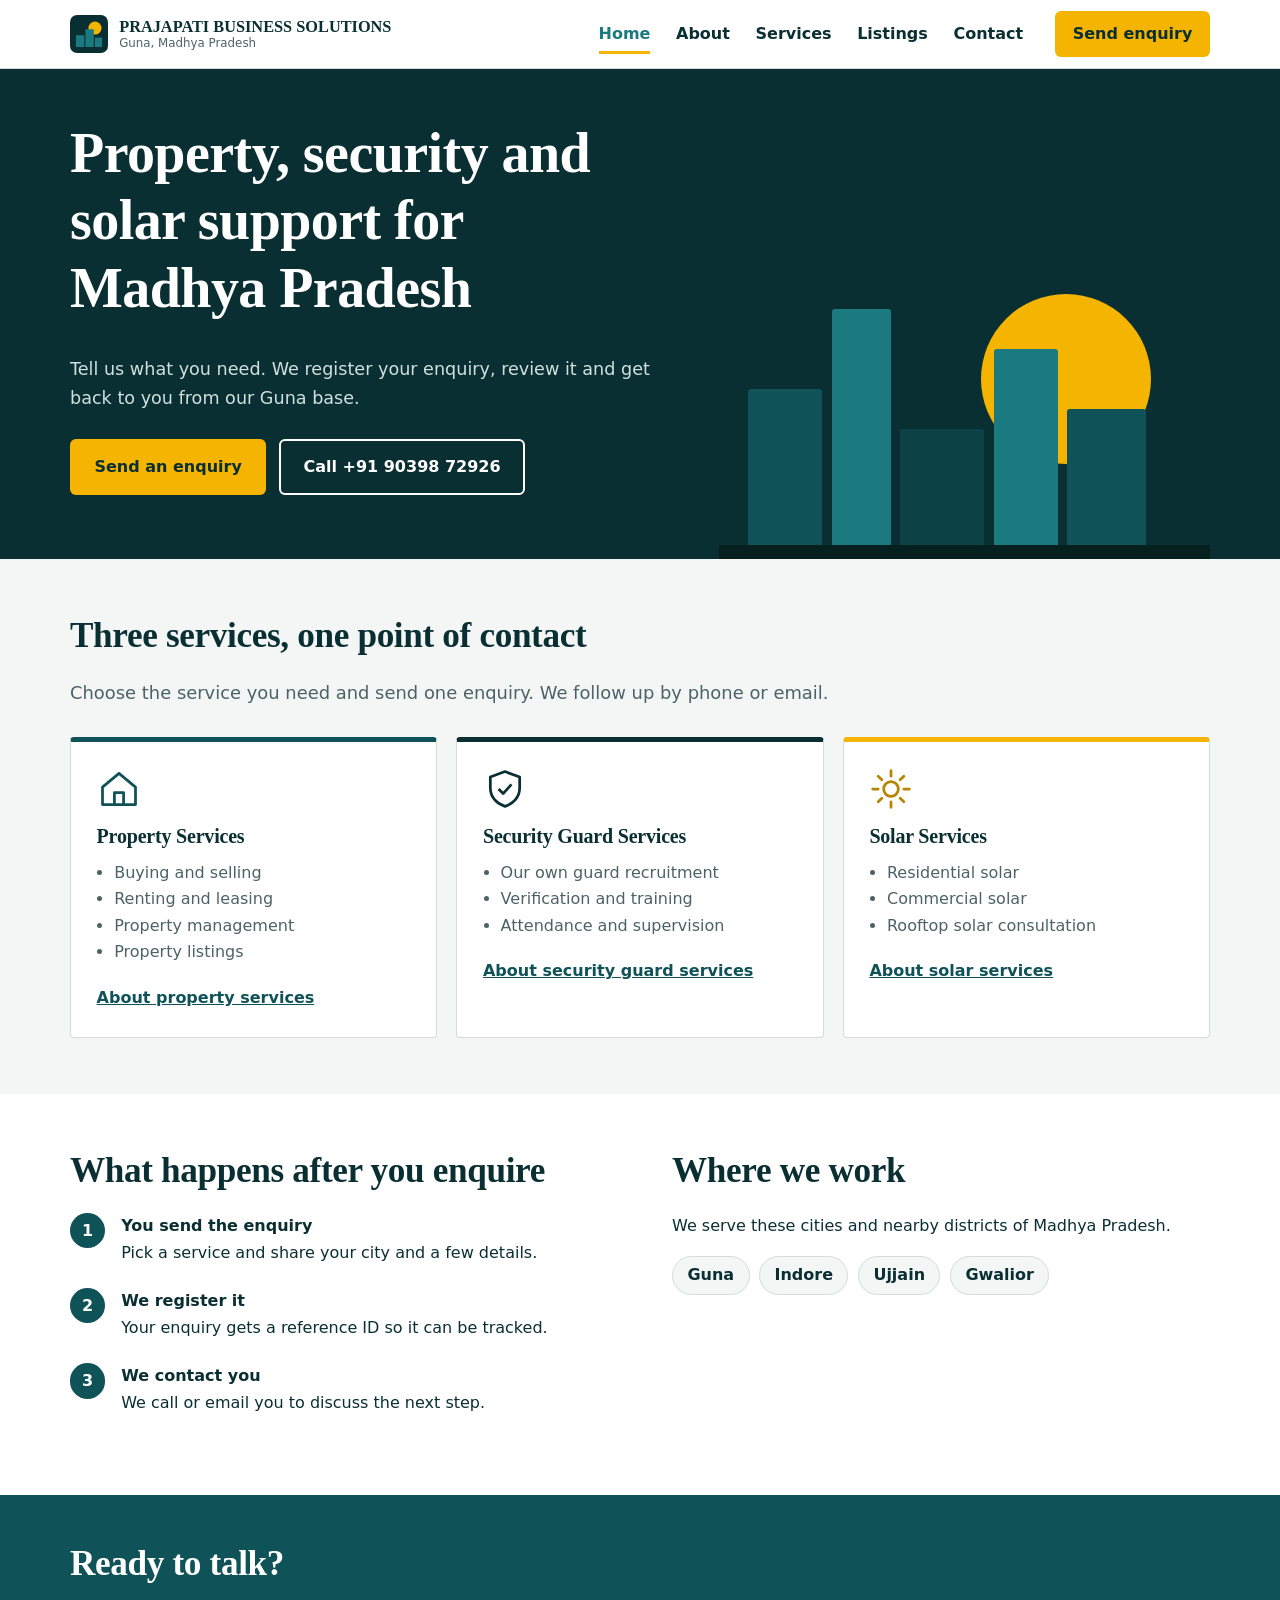
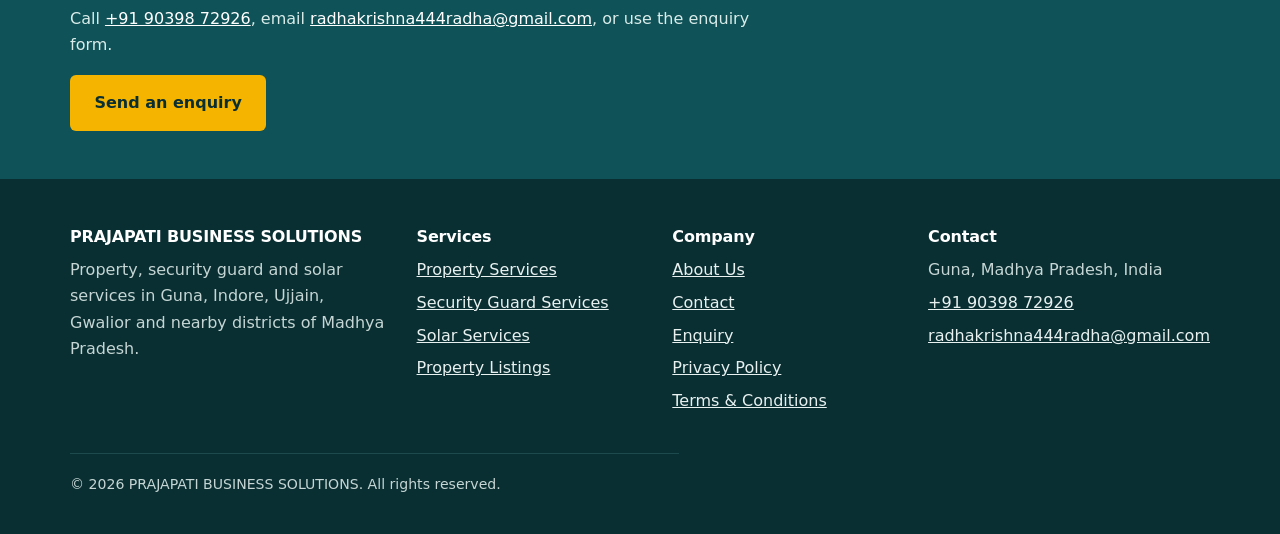
<file: index.html>
<!DOCTYPE html>
<html lang="en">
<head>
<meta charset="utf-8">
<meta name="viewport" content="width=device-width, initial-scale=1">
<title>PRAJAPATI BUSINESS SOLUTIONS | Property, Security &amp; Solar in Guna, MP</title>
<meta name="description" content="Property, security guard and solar services in Guna, Indore, Ujjain and Gwalior, Madhya Pradesh. Send an enquiry to PRAJAPATI BUSINESS SOLUTIONS.">
<meta property="og:title" content="PRAJAPATI BUSINESS SOLUTIONS | Property, Security &amp; Solar in Guna, MP">
<meta property="og:description" content="Property, security guard and solar services in Guna, Indore, Ujjain and Gwalior, Madhya Pradesh. Send an enquiry to PRAJAPATI BUSINESS SOLUTIONS.">
<meta property="og:type" content="website">
<meta name="theme-color" content="#0a2f33">
<link rel="icon" href="assets/img/favicon.svg" type="image/svg+xml">
<link rel="stylesheet" href="assets/css/main.css">
<script type="application/ld+json">{"@context":"https://schema.org","@type":"LocalBusiness","name":"PRAJAPATI BUSINESS SOLUTIONS","telephone":"+919039872926","email":"radhakrishna444radha@gmail.com","address":{"@type":"PostalAddress","addressLocality":"Guna","addressRegion":"Madhya Pradesh","addressCountry":"IN"},"areaServed":["Guna","Indore","Ujjain","Gwalior"]}</script>
</head>
<body>
<a class="skip" href="#main">Skip to content</a>
<header class="site-header"><div class="container header-row">
<a class="brand" href="index.html"><svg viewBox="0 0 64 64" aria-hidden="true"><rect width="64" height="64" rx="12" fill="#0a2f33"/><circle cx="42" cy="22" r="11" fill="#f4b400"/><path d="M10 54V34h14v20zM26 54V24h14v30zM42 54V38h12v16z" fill="#1b7a80"/></svg><span class="brand-name">PRAJAPATI BUSINESS SOLUTIONS<span class="brand-sub">Guna, Madhya Pradesh</span></span></a>
<button class="nav-toggle" aria-expanded="false" aria-controls="site-nav" type="button">Menu</button>
<nav class="nav" id="site-nav" aria-label="Main"><ul><li><a href="index.html" aria-current="page">Home</a></li><li><a href="about.html">About</a></li><li><a href="services.html">Services</a></li><li><a href="property-listings.html">Listings</a></li><li><a href="contact.html">Contact</a></li><li><a class="btn btn-primary" href="enquiry.html">Send enquiry</a></li></ul></nav>
</div></header>
<main id="main">
<section class="hero"><div class="container hero-grid">
<div class="hero-copy">
<h1>Property, security and solar support for Madhya Pradesh</h1>
<p>Tell us what you need. We register your enquiry, review it and get back to you from our Guna base.</p>
<div class="hero-actions"><a class="btn btn-primary" href="enquiry.html">Send an enquiry</a><a class="btn btn-outline" href="tel:+919039872926">Call +91 90398 72926</a></div>
</div>
<div class="skyline" aria-hidden="true"><span class="sun"></span><span class="b b1"></span><span class="b b2"></span><span class="b b3"></span><span class="b b4"></span><span class="b b5"></span><span class="ground"></span></div>
</div></section>
<section class="section"><div class="container">
<h2>Three services, one point of contact</h2>
<p class="lede">Choose the service you need and send one enquiry. We follow up by phone or email.</p>
<div class="services">
<article class="service"><svg viewBox="0 0 48 48" aria-hidden="true" fill="none" stroke="#0f5257" stroke-width="3" stroke-linejoin="round"><path d="M6 22 24 7l18 15v19H6z"/><path d="M19 41V28h10v13"/></svg><h3>Property Services</h3><ul><li>Buying and selling</li><li>Renting and leasing</li><li>Property management</li><li>Property listings</li></ul><a class="text-link" href="property-services.html">About property services</a></article>
<article class="service s-guard"><svg viewBox="0 0 48 48" aria-hidden="true" fill="none" stroke="#0a2f33" stroke-width="3" stroke-linejoin="round"><path d="M24 5 8 11v12c0 10 7 17 16 20 9-3 16-10 16-20V11z"/><path d="m17 24 5 5 9-10"/></svg><h3>Security Guard Services</h3><ul><li>Our own guard recruitment</li><li>Verification and training</li><li>Attendance and supervision</li></ul><a class="text-link" href="security-guard-services.html">About security guard services</a></article>
<article class="service s-solar"><svg viewBox="0 0 48 48" aria-hidden="true" fill="none" stroke="#b78500" stroke-width="3" stroke-linecap="round"><circle cx="24" cy="24" r="8"/><path d="M24 4v6M24 38v6M4 24h6M38 24h6M10 10l4 4M34 34l4 4M38 10l-4 4M14 34l-4 4"/></svg><h3>Solar Services</h3><ul><li>Residential solar</li><li>Commercial solar</li><li>Rooftop solar consultation</li></ul><a class="text-link" href="solar-services.html">About solar services</a></article>
</div></div></section>
<section class="section section-white"><div class="container split">
<div><h2>What happens after you enquire</h2>
<ol class="steps"><li><strong>You send the enquiry</strong>Pick a service and share your city and a few details.</li><li><strong>We register it</strong>Your enquiry gets a reference ID so it can be tracked.</li><li><strong>We contact you</strong>We call or email you to discuss the next step.</li></ol></div>
<div><h2>Where we work</h2><p>We serve these cities and nearby districts of Madhya Pradesh.</p>
<ul class="areas"><li>Guna</li><li>Indore</li><li>Ujjain</li><li>Gwalior</li></ul></div>
</div></section>
<section class="cta-band"><div class="container">
<h2>Ready to talk?</h2>
<p>Call <a href="tel:+919039872926">+91 90398 72926</a>, email <a href="mailto:radhakrishna444radha@gmail.com">radhakrishna444radha@gmail.com</a>, or use the enquiry form.</p>
<a class="btn btn-primary" href="enquiry.html">Send an enquiry</a>
</div></section>
</main>
<footer class="site-footer"><div class="container">
<div class="foot-grid">
<div><h2>PRAJAPATI BUSINESS SOLUTIONS</h2><p>Property, security guard and solar services in Guna, Indore, Ujjain, Gwalior and nearby districts of Madhya Pradesh.</p></div>
<div><h2>Services</h2><ul><li><a href="property-services.html">Property Services</a></li><li><a href="security-guard-services.html">Security Guard Services</a></li><li><a href="solar-services.html">Solar Services</a></li><li><a href="property-listings.html">Property Listings</a></li></ul></div>
<div><h2>Company</h2><ul><li><a href="about.html">About Us</a></li><li><a href="contact.html">Contact</a></li><li><a href="enquiry.html">Enquiry</a></li><li><a href="privacy-policy.html">Privacy Policy</a></li><li><a href="terms-and-conditions.html">Terms &amp; Conditions</a></li></ul></div>
<div><h2>Contact</h2><ul><li>Guna, Madhya Pradesh, India</li><li><a href="tel:+919039872926">+91 90398 72926</a></li><li><a href="mailto:radhakrishna444radha@gmail.com">radhakrishna444radha@gmail.com</a></li></ul></div>
</div>
<p class="foot-note">&copy; <span id="year">2026</span> PRAJAPATI BUSINESS SOLUTIONS. All rights reserved.</p>
</div></footer>
<script src="assets/js/site.js"></script>
</body>
</html>
</file>
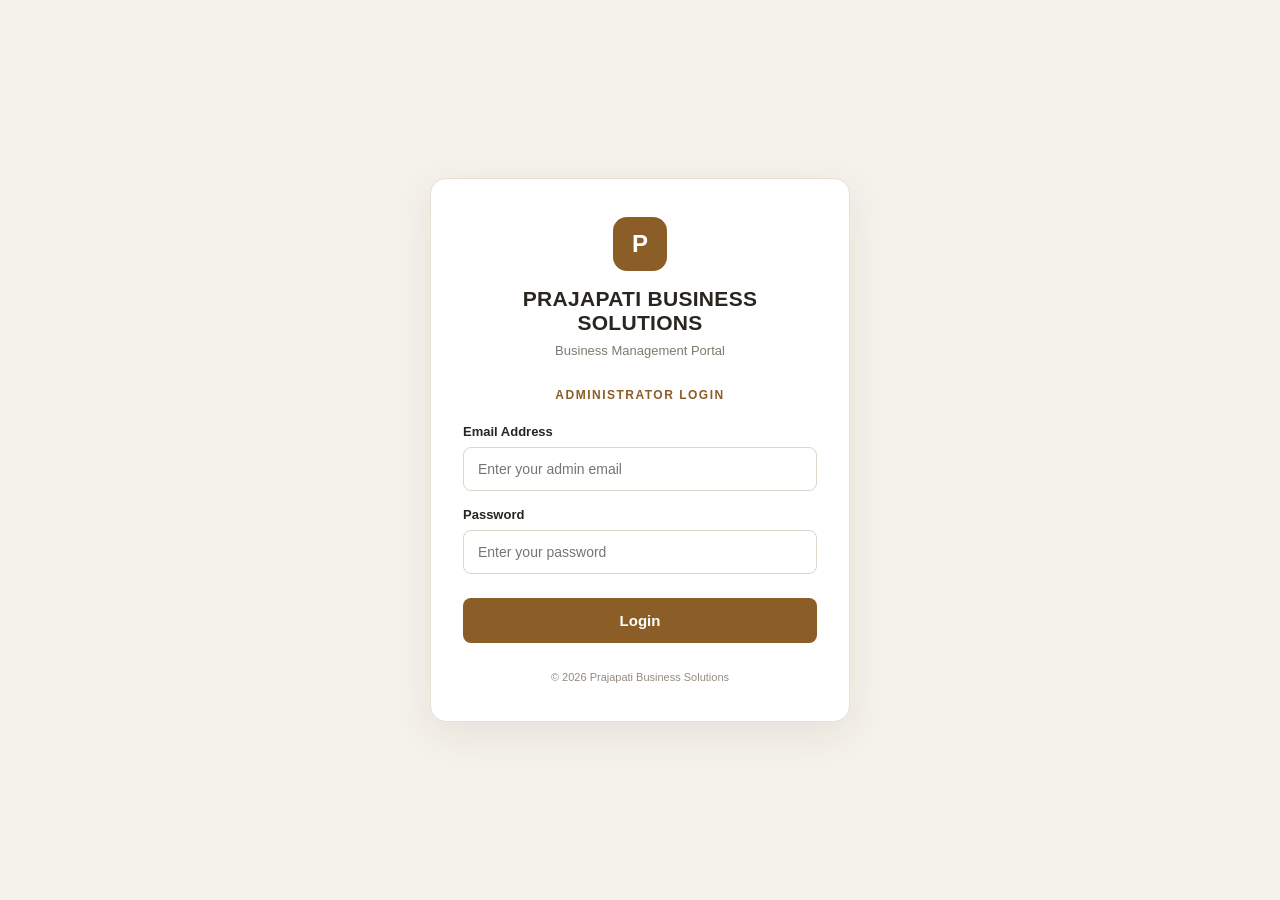
<file: admin/index.html>
<!DOCTYPE html>
<html lang="en">
<head>
  <meta charset="UTF-8">
  <meta name="viewport" content="width=device-width, initial-scale=1.0">
  <meta name="robots" content="noindex, nofollow">

  <title>Admin Login | Prajapati Business Solutions</title>

  <link rel="stylesheet" href="admin.css">
</head>

<body>

  <main class="login-card">

    <div class="brand">
      <div class="brand-mark">P</div>

      <h1>PRAJAPATI BUSINESS SOLUTIONS</h1>

      <p class="subtitle">Business Management Portal</p>
    </div>

    <p class="admin-label">Administrator Login</p>

    <form id="login-form">

      <label for="admin-email">Email Address</label>

      <input
        type="email"
        id="admin-email"
        placeholder="Enter your admin email"
        autocomplete="username"
        required
      >

      <label for="admin-password">Password</label>

      <input
        type="password"
        id="admin-password"
        placeholder="Enter your password"
        autocomplete="current-password"
        required
      >

      <button type="submit" id="login-button">
        Login
      </button>

      <p id="login-error" role="alert" hidden></p>

    </form>

    <div class="footer">
      © 2026 Prajapati Business Solutions
    </div>

  </main>

  <script src="../assets/js/config.js"></script>
  <script src="admin.js"></script>

</body>
</html>
</file>
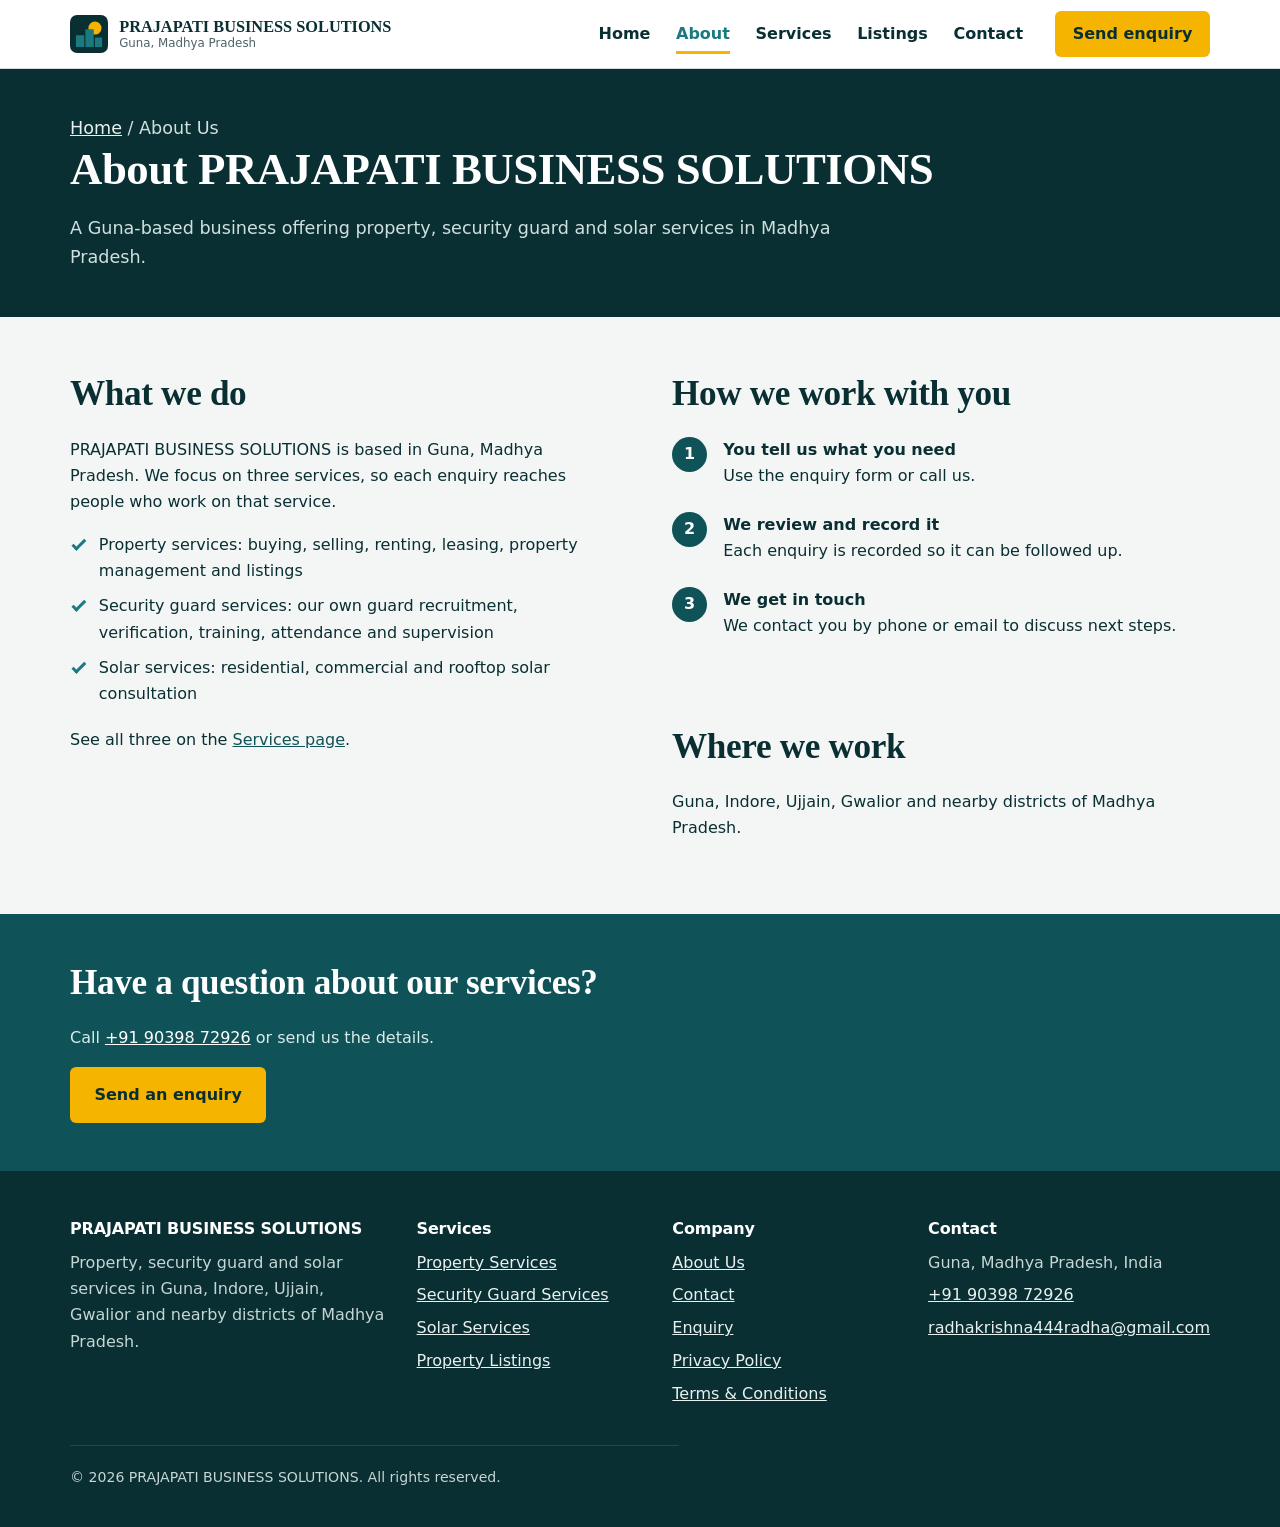
<file: about.html>
<!DOCTYPE html>
<html lang="en">
<head>
<meta charset="utf-8">
<meta name="viewport" content="width=device-width, initial-scale=1">
<title>About Us | PRAJAPATI BUSINESS SOLUTIONS, Guna</title>
<meta name="description" content="About PRAJAPATI BUSINESS SOLUTIONS, a Guna-based business offering property, security guard and solar services across Madhya Pradesh.">
<meta property="og:title" content="About Us | PRAJAPATI BUSINESS SOLUTIONS, Guna">
<meta property="og:description" content="About PRAJAPATI BUSINESS SOLUTIONS, a Guna-based business offering property, security guard and solar services across Madhya Pradesh.">
<meta property="og:type" content="website">
<meta name="theme-color" content="#0a2f33">
<link rel="icon" href="assets/img/favicon.svg" type="image/svg+xml">
<link rel="stylesheet" href="assets/css/main.css">
</head>
<body>
<a class="skip" href="#main">Skip to content</a>
<header class="site-header"><div class="container header-row">
<a class="brand" href="index.html"><svg viewBox="0 0 64 64" aria-hidden="true"><rect width="64" height="64" rx="12" fill="#0a2f33"/><circle cx="42" cy="22" r="11" fill="#f4b400"/><path d="M10 54V34h14v20zM26 54V24h14v30zM42 54V38h12v16z" fill="#1b7a80"/></svg><span class="brand-name">PRAJAPATI BUSINESS SOLUTIONS<span class="brand-sub">Guna, Madhya Pradesh</span></span></a>
<button class="nav-toggle" aria-expanded="false" aria-controls="site-nav" type="button">Menu</button>
<nav class="nav" id="site-nav" aria-label="Main"><ul><li><a href="index.html">Home</a></li><li><a href="about.html" aria-current="page">About</a></li><li><a href="services.html">Services</a></li><li><a href="property-listings.html">Listings</a></li><li><a href="contact.html">Contact</a></li><li><a class="btn btn-primary" href="enquiry.html">Send enquiry</a></li></ul></nav>
</div></header>
<main id="main">
<section class="page-head"><div class="container"><p class="crumbs"><a href="index.html">Home</a> / About Us</p><h1>About PRAJAPATI BUSINESS SOLUTIONS</h1><p>A Guna-based business offering property, security guard and solar services in Madhya Pradesh.</p></div></section>
<section class="section"><div class="container split">
<div class="prose"><h2>What we do</h2>
<p>PRAJAPATI BUSINESS SOLUTIONS is based in Guna, Madhya Pradesh. We focus on three services, so each enquiry reaches people who work on that service.</p>
<ul class="check"><li>Property services: buying, selling, renting, leasing, property management and listings</li><li>Security guard services: our own guard recruitment, verification, training, attendance and supervision</li><li>Solar services: residential, commercial and rooftop solar consultation</li></ul>
<p>See all three on the <a href="services.html">Services page</a>.</p></div>
<div class="prose"><h2>How we work with you</h2>
<ol class="steps"><li><strong>You tell us what you need</strong>Use the enquiry form or call us.</li><li><strong>We review and record it</strong>Each enquiry is recorded so it can be followed up.</li><li><strong>We get in touch</strong>We contact you by phone or email to discuss next steps.</li></ol>
<h2>Where we work</h2>
<p>Guna, Indore, Ujjain, Gwalior and nearby districts of Madhya Pradesh.</p></div>
</div></section><section class="cta-band"><div class="container"><h2>Have a question about our services?</h2><p>Call <a href="tel:+919039872926">+91 90398 72926</a> or send us the details.</p><a class="btn btn-primary" href="enquiry.html?service=property">Send an enquiry</a></div></section>
</main>
<footer class="site-footer"><div class="container">
<div class="foot-grid">
<div><h2>PRAJAPATI BUSINESS SOLUTIONS</h2><p>Property, security guard and solar services in Guna, Indore, Ujjain, Gwalior and nearby districts of Madhya Pradesh.</p></div>
<div><h2>Services</h2><ul><li><a href="property-services.html">Property Services</a></li><li><a href="security-guard-services.html">Security Guard Services</a></li><li><a href="solar-services.html">Solar Services</a></li><li><a href="property-listings.html">Property Listings</a></li></ul></div>
<div><h2>Company</h2><ul><li><a href="about.html">About Us</a></li><li><a href="contact.html">Contact</a></li><li><a href="enquiry.html">Enquiry</a></li><li><a href="privacy-policy.html">Privacy Policy</a></li><li><a href="terms-and-conditions.html">Terms &amp; Conditions</a></li></ul></div>
<div><h2>Contact</h2><ul><li>Guna, Madhya Pradesh, India</li><li><a href="tel:+919039872926">+91 90398 72926</a></li><li><a href="mailto:radhakrishna444radha@gmail.com">radhakrishna444radha@gmail.com</a></li></ul></div>
</div>
<p class="foot-note">&copy; <span id="year">2026</span> PRAJAPATI BUSINESS SOLUTIONS. All rights reserved.</p>
</div></footer>
<script src="assets/js/site.js"></script>
</body>
</html>
</file>
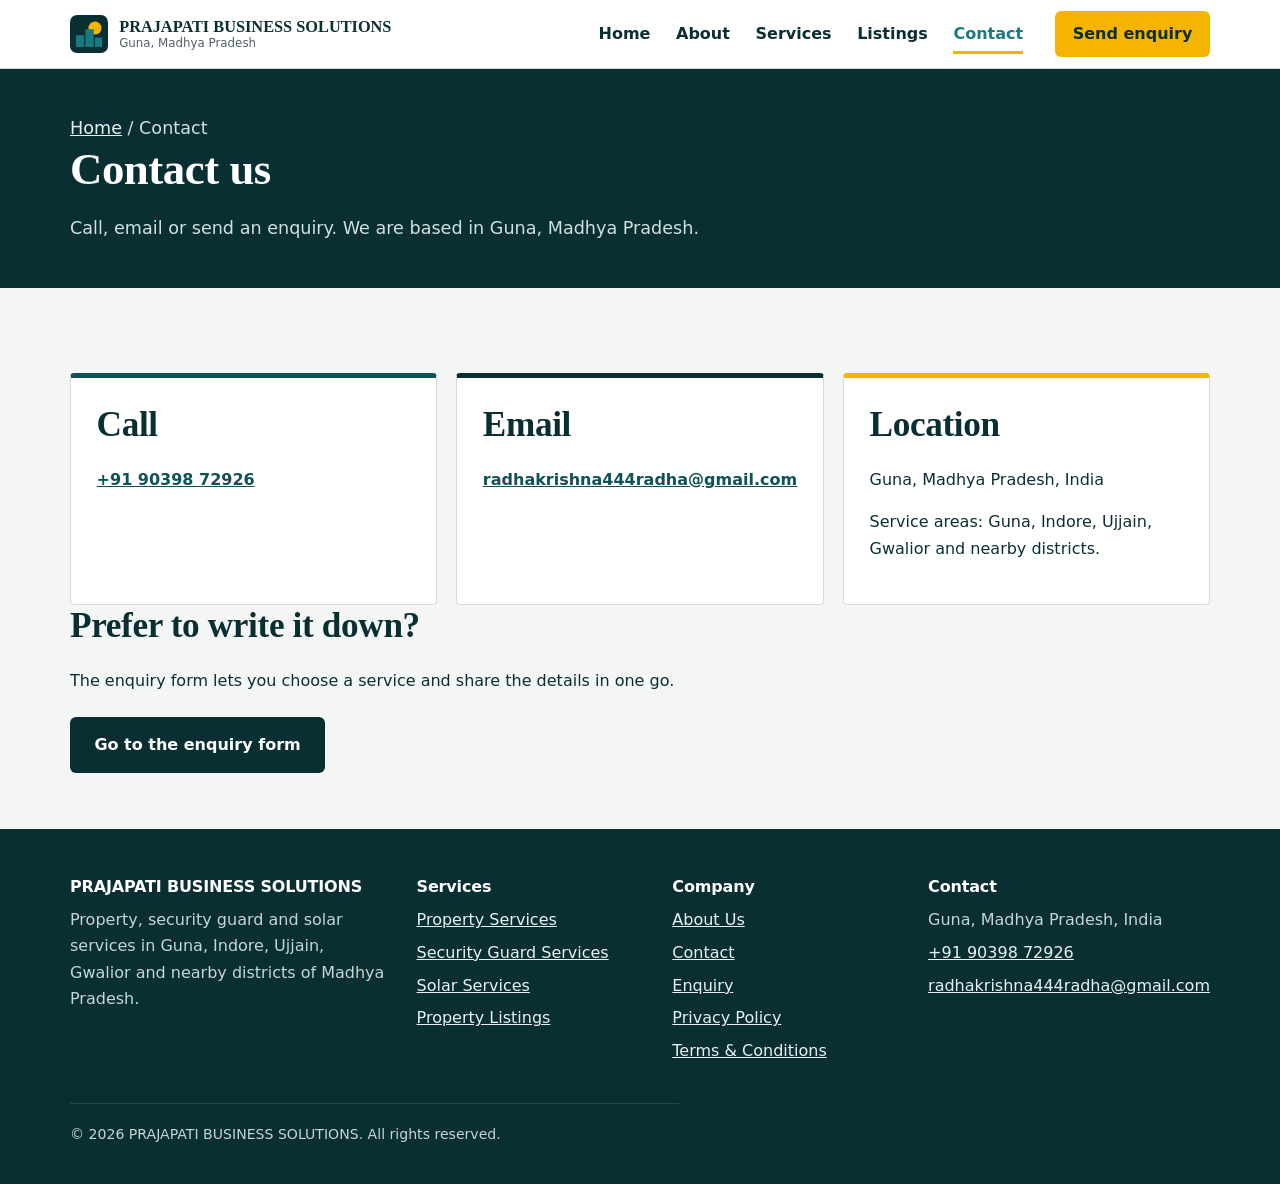
<file: contact.html>
<!DOCTYPE html>
<html lang="en">
<head>
<meta charset="utf-8">
<meta name="viewport" content="width=device-width, initial-scale=1">
<title>Contact | PRAJAPATI BUSINESS SOLUTIONS, Guna, Madhya Pradesh</title>
<meta name="description" content="Contact PRAJAPATI BUSINESS SOLUTIONS in Guna, Madhya Pradesh by phone, email or the enquiry form.">
<meta property="og:title" content="Contact | PRAJAPATI BUSINESS SOLUTIONS, Guna, Madhya Pradesh">
<meta property="og:description" content="Contact PRAJAPATI BUSINESS SOLUTIONS in Guna, Madhya Pradesh by phone, email or the enquiry form.">
<meta property="og:type" content="website">
<meta name="theme-color" content="#0a2f33">
<link rel="icon" href="assets/img/favicon.svg" type="image/svg+xml">
<link rel="stylesheet" href="assets/css/main.css">
</head>
<body>
<a class="skip" href="#main">Skip to content</a>
<header class="site-header"><div class="container header-row">
<a class="brand" href="index.html"><svg viewBox="0 0 64 64" aria-hidden="true"><rect width="64" height="64" rx="12" fill="#0a2f33"/><circle cx="42" cy="22" r="11" fill="#f4b400"/><path d="M10 54V34h14v20zM26 54V24h14v30zM42 54V38h12v16z" fill="#1b7a80"/></svg><span class="brand-name">PRAJAPATI BUSINESS SOLUTIONS<span class="brand-sub">Guna, Madhya Pradesh</span></span></a>
<button class="nav-toggle" aria-expanded="false" aria-controls="site-nav" type="button">Menu</button>
<nav class="nav" id="site-nav" aria-label="Main"><ul><li><a href="index.html">Home</a></li><li><a href="about.html">About</a></li><li><a href="services.html">Services</a></li><li><a href="property-listings.html">Listings</a></li><li><a href="contact.html" aria-current="page">Contact</a></li><li><a class="btn btn-primary" href="enquiry.html">Send enquiry</a></li></ul></nav>
</div></header>
<main id="main">
<section class="page-head"><div class="container"><p class="crumbs"><a href="index.html">Home</a> / Contact</p><h1>Contact us</h1><p>Call, email or send an enquiry. We are based in Guna, Madhya Pradesh.</p></div></section>
<section class="section"><div class="container">
<div class="services">
<article class="service"><h2>Call</h2><p><a class="text-link" href="tel:+919039872926">+91 90398 72926</a></p></article>
<article class="service s-guard"><h2>Email</h2><p><a class="text-link" href="mailto:radhakrishna444radha@gmail.com">radhakrishna444radha@gmail.com</a></p></article>
<article class="service s-solar"><h2>Location</h2><p>Guna, Madhya Pradesh, India</p><p>Service areas: Guna, Indore, Ujjain, Gwalior and nearby districts.</p></article>
</div>
<div class="prose"><h2>Prefer to write it down?</h2>
<p>The enquiry form lets you choose a service and share the details in one go.</p>
<div class="actions"><a class="btn btn-dark" href="enquiry.html">Go to the enquiry form</a></div></div>
</div></section>
</main>
<footer class="site-footer"><div class="container">
<div class="foot-grid">
<div><h2>PRAJAPATI BUSINESS SOLUTIONS</h2><p>Property, security guard and solar services in Guna, Indore, Ujjain, Gwalior and nearby districts of Madhya Pradesh.</p></div>
<div><h2>Services</h2><ul><li><a href="property-services.html">Property Services</a></li><li><a href="security-guard-services.html">Security Guard Services</a></li><li><a href="solar-services.html">Solar Services</a></li><li><a href="property-listings.html">Property Listings</a></li></ul></div>
<div><h2>Company</h2><ul><li><a href="about.html">About Us</a></li><li><a href="contact.html">Contact</a></li><li><a href="enquiry.html">Enquiry</a></li><li><a href="privacy-policy.html">Privacy Policy</a></li><li><a href="terms-and-conditions.html">Terms &amp; Conditions</a></li></ul></div>
<div><h2>Contact</h2><ul><li>Guna, Madhya Pradesh, India</li><li><a href="tel:+919039872926">+91 90398 72926</a></li><li><a href="mailto:radhakrishna444radha@gmail.com">radhakrishna444radha@gmail.com</a></li></ul></div>
</div>
<p class="foot-note">&copy; <span id="year">2026</span> PRAJAPATI BUSINESS SOLUTIONS. All rights reserved.</p>
</div></footer>
<script src="assets/js/site.js"></script>
</body>
</html>
</file>
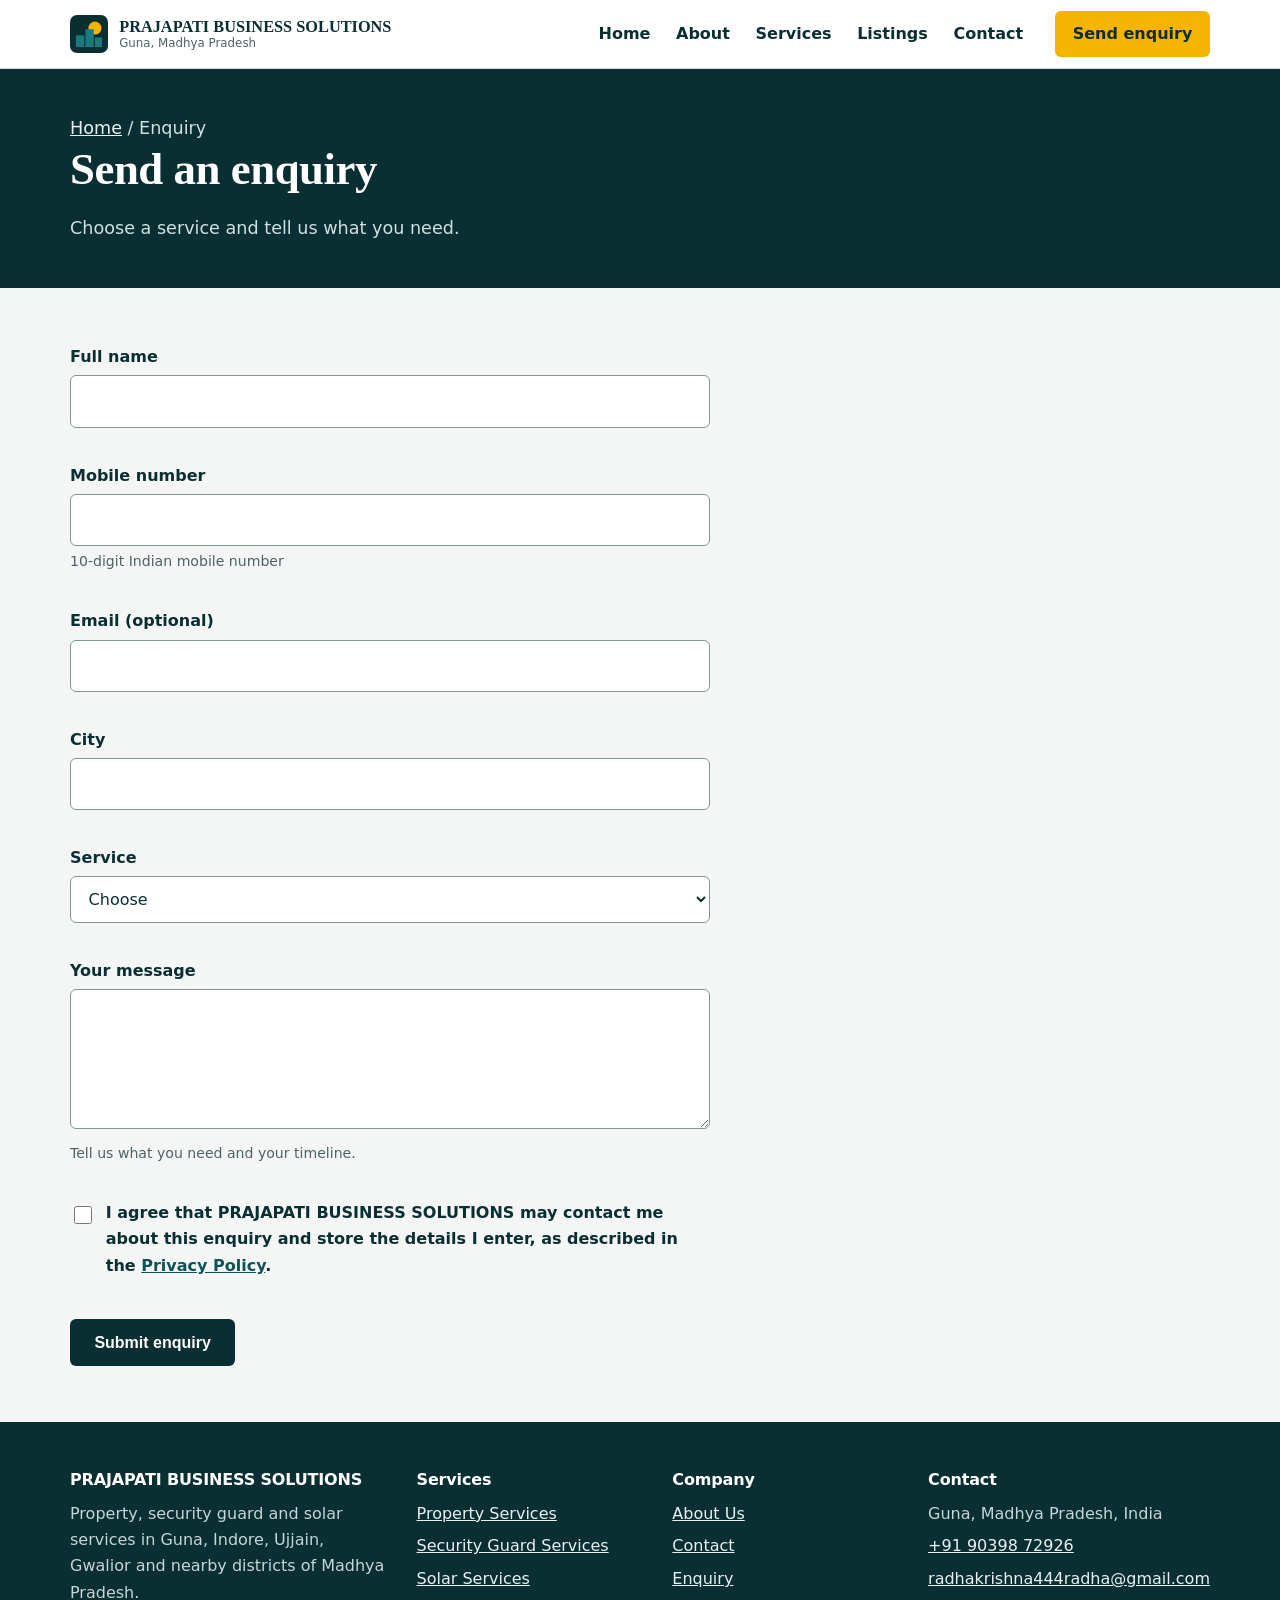
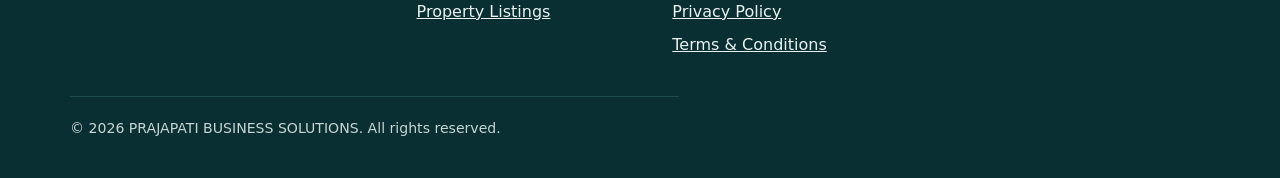
<file: enquiry.html>
<!DOCTYPE html>
<html lang="en">
<head>
<meta charset="utf-8">
<meta name="viewport" content="width=device-width, initial-scale=1">
<title>Send an Enquiry | PRAJAPATI BUSINESS SOLUTIONS</title>
<meta name="description" content="Send an enquiry for property, security guard or solar services to PRAJAPATI BUSINESS SOLUTIONS in Guna, Madhya Pradesh.">
<meta property="og:title" content="Send an Enquiry | PRAJAPATI BUSINESS SOLUTIONS">
<meta property="og:description" content="Send an enquiry for property, security guard or solar services to PRAJAPATI BUSINESS SOLUTIONS in Guna, Madhya Pradesh.">
<meta property="og:type" content="website">
<meta name="theme-color" content="#0a2f33">
<link rel="icon" href="assets/img/favicon.svg" type="image/svg+xml">
<link rel="stylesheet" href="assets/css/main.css">
</head>
<body>
<a class="skip" href="#main">Skip to content</a>
<header class="site-header"><div class="container header-row">
<a class="brand" href="index.html"><svg viewBox="0 0 64 64" aria-hidden="true"><rect width="64" height="64" rx="12" fill="#0a2f33"/><circle cx="42" cy="22" r="11" fill="#f4b400"/><path d="M10 54V34h14v20zM26 54V24h14v30zM42 54V38h12v16z" fill="#1b7a80"/></svg><span class="brand-name">PRAJAPATI BUSINESS SOLUTIONS<span class="brand-sub">Guna, Madhya Pradesh</span></span></a>
<button class="nav-toggle" aria-expanded="false" aria-controls="site-nav" type="button">Menu</button>
<nav class="nav" id="site-nav" aria-label="Main"><ul><li><a href="index.html">Home</a></li><li><a href="about.html">About</a></li><li><a href="services.html">Services</a></li><li><a href="property-listings.html">Listings</a></li><li><a href="contact.html">Contact</a></li><li><a class="btn btn-primary" href="enquiry.html">Send enquiry</a></li></ul></nav>
</div></header>
<main id="main">
<section class="page-head"><div class="container"><p class="crumbs"><a href="index.html">Home</a> / Enquiry</p><h1>Send an enquiry</h1><p>Choose a service and tell us what you need.</p></div></section>
<section class="section"><div class="container">
<div id="form-success" class="form-status ok" role="status" tabindex="-1" hidden>
<p><strong>Thank you. Your enquiry has been received.</strong></p><p id="success-ref" hidden></p><p>We will get in touch using the details you gave us.</p></div>
<div id="form-status" class="form-status" role="alert" tabindex="-1" hidden>
<p><strong id="status-msg"></strong></p>
<p>You can also call <a href="tel:+919039872926">+91 90398 72926</a> or email <a href="mailto:radhakrishna444radha@gmail.com">radhakrishna444radha@gmail.com</a>.</p></div>
<noscript><div class="notice"><p>This form needs JavaScript. Please call <a href="tel:+919039872926">+91 90398 72926</a> or email <a href="mailto:radhakrishna444radha@gmail.com">radhakrishna444radha@gmail.com</a>.</p></div></noscript>
<form id="enquiry-form" class="form" novalidate>
<div class="field"><label for="full_name">Full name</label><input type="text" id="full_name" name="full_name" aria-describedby="err-full_name" autocomplete="name" maxlength="100" required><span class="err" id="err-full_name"></span></div>
<div class="field"><label for="phone">Mobile number</label><input type="tel" id="phone" name="phone" aria-describedby="hint-phone err-phone" autocomplete="tel" inputmode="tel" required><span class="hint" id="hint-phone">10-digit Indian mobile number</span><span class="err" id="err-phone"></span></div>
<div class="field"><label for="email">Email (optional)</label><input type="email" id="email" name="email" aria-describedby="err-email" autocomplete="email"><span class="err" id="err-email"></span></div>
<div class="field"><label for="city">City</label><input type="text" id="city" name="city" list="cities" autocomplete="address-level2" maxlength="80" required aria-describedby="err-city"><datalist id="cities"><option value="Guna"><option value="Indore"><option value="Ujjain"><option value="Gwalior"></datalist><span class="err" id="err-city"></span></div>
<div class="field"><label for="service">Service</label><select id="service" name="service" aria-describedby="err-service" required><option value="">Choose</option><option value="property">Property Services</option><option value="security_guard">Security Guard Services</option><option value="solar">Solar Services</option></select><span class="err" id="err-service"></span></div>
<fieldset class="svc-fields" data-service="property" hidden><legend>Property details (optional)</legend><div class="field"><label for="property_need">What do you need?</label><select id="property_need" name="property_need" aria-describedby="err-property_need"><option value="">Choose</option><option value="buy">Buy a property</option><option value="sell">Sell a property</option><option value="rent">Rent a property</option><option value="lease">Lease a property</option><option value="management">Property management</option></select><span class="err" id="err-property_need"></span></div><div class="field"><label for="property_type">Property type</label><input type="text" id="property_type" name="property_type" aria-describedby="hint-property_type err-property_type" maxlength="80"><span class="hint" id="hint-property_type">For example house, plot, shop.</span><span class="err" id="err-property_type"></span></div><div class="field"><label for="property_area">Area or locality</label><input type="text" id="property_area" name="property_area" aria-describedby="err-property_area" maxlength="80"><span class="err" id="err-property_area"></span></div><div class="field"><label for="budget">Budget or expected price or rent</label><input type="text" id="budget" name="budget" aria-describedby="err-budget" maxlength="80"><span class="err" id="err-budget"></span></div></fieldset><fieldset class="svc-fields" data-service="security_guard" hidden><legend>Security guard details (optional)</legend><div class="field"><label for="premises_type">Type of premises</label><input type="text" id="premises_type" name="premises_type" aria-describedby="hint-premises_type err-premises_type" maxlength="80"><span class="hint" id="hint-premises_type">For example office, factory, residential.</span><span class="err" id="err-premises_type"></span></div><div class="field"><label for="guards_needed">Number of guards needed</label><input type="number" id="guards_needed" name="guards_needed" aria-describedby="err-guards_needed" min="1" max="9999" inputmode="numeric"><span class="err" id="err-guards_needed"></span></div><div class="field"><label for="start_timeline">When do you need guards?</label><input type="text" id="start_timeline" name="start_timeline" aria-describedby="err-start_timeline" maxlength="80"><span class="err" id="err-start_timeline"></span></div></fieldset><fieldset class="svc-fields" data-service="solar" hidden><legend>Solar details (optional)</legend><div class="field"><label for="solar_category">Type of installation</label><select id="solar_category" name="solar_category" aria-describedby="err-solar_category"><option value="">Choose</option><option value="residential">Residential</option><option value="commercial">Commercial</option><option value="not_sure">Not sure</option></select><span class="err" id="err-solar_category"></span></div><div class="field"><label for="monthly_bill">Approximate monthly electricity bill</label><input type="text" id="monthly_bill" name="monthly_bill" aria-describedby="err-monthly_bill" maxlength="80"><span class="err" id="err-monthly_bill"></span></div><div class="field"><label for="roof_available">Do you have a usable rooftop?</label><select id="roof_available" name="roof_available" aria-describedby="err-roof_available"><option value="">Choose</option><option value="yes">Yes</option><option value="no">No</option><option value="not_sure">Not sure</option></select><span class="err" id="err-roof_available"></span></div><div class="field"><label for="owns_property">Do you own the property?</label><select id="owns_property" name="owns_property" aria-describedby="err-owns_property"><option value="">Choose</option><option value="yes">Yes</option><option value="no">No</option><option value="not_sure">Not sure</option></select><span class="err" id="err-owns_property"></span></div></fieldset>
<div class="field"><label for="message">Your message</label><textarea id="message" name="message" aria-describedby="hint-message err-message" maxlength="1500" required></textarea><span class="hint" id="hint-message">Tell us what you need and your timeline.</span><span class="err" id="err-message"></span></div>
<div class="hp" aria-hidden="true"><label for="website">Leave this field empty</label><input type="text" id="website" name="website" tabindex="-1" autocomplete="off"></div>
<div class="field"><div class="check-row"><input type="checkbox" id="consent" name="consent" aria-describedby="err-consent"><label for="consent">I agree that PRAJAPATI BUSINESS SOLUTIONS may contact me about this enquiry and store the details I enter, as described in the <a href="privacy-policy.html">Privacy Policy</a>.</label></div><span class="err" id="err-consent"></span></div>
<div><button class="btn btn-dark" type="submit">Submit enquiry</button></div>
</form></div></section>
</main>
<footer class="site-footer"><div class="container">
<div class="foot-grid">
<div><h2>PRAJAPATI BUSINESS SOLUTIONS</h2><p>Property, security guard and solar services in Guna, Indore, Ujjain, Gwalior and nearby districts of Madhya Pradesh.</p></div>
<div><h2>Services</h2><ul><li><a href="property-services.html">Property Services</a></li><li><a href="security-guard-services.html">Security Guard Services</a></li><li><a href="solar-services.html">Solar Services</a></li><li><a href="property-listings.html">Property Listings</a></li></ul></div>
<div><h2>Company</h2><ul><li><a href="about.html">About Us</a></li><li><a href="contact.html">Contact</a></li><li><a href="enquiry.html">Enquiry</a></li><li><a href="privacy-policy.html">Privacy Policy</a></li><li><a href="terms-and-conditions.html">Terms &amp; Conditions</a></li></ul></div>
<div><h2>Contact</h2><ul><li>Guna, Madhya Pradesh, India</li><li><a href="tel:+919039872926">+91 90398 72926</a></li><li><a href="mailto:radhakrishna444radha@gmail.com">radhakrishna444radha@gmail.com</a></li></ul></div>
</div>
<p class="foot-note">&copy; <span id="year">2026</span> PRAJAPATI BUSINESS SOLUTIONS. All rights reserved.</p>
</div></footer>
<script src="assets/js/config.js"></script>
<script src="assets/js/site.js"></script>
<script src="assets/js/enquiry-form.js"></script>
</body>
</html>
</file>
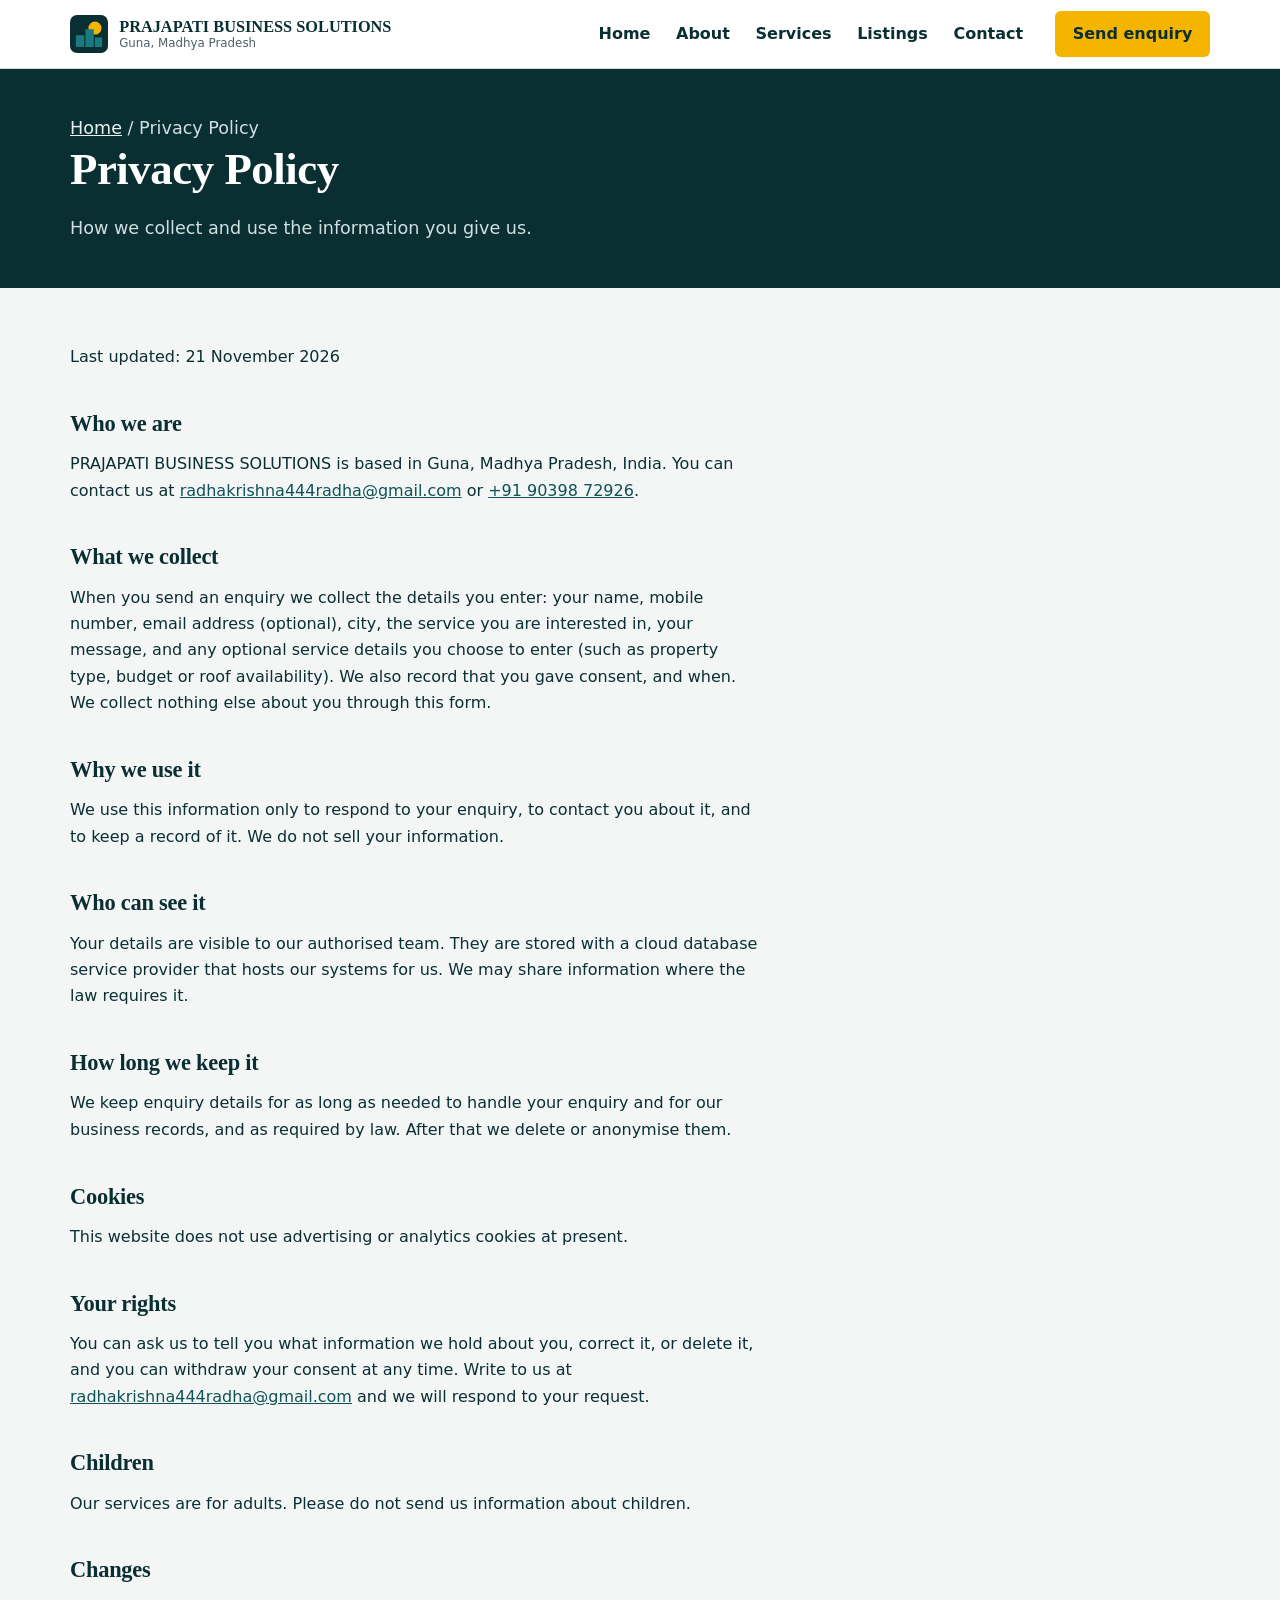
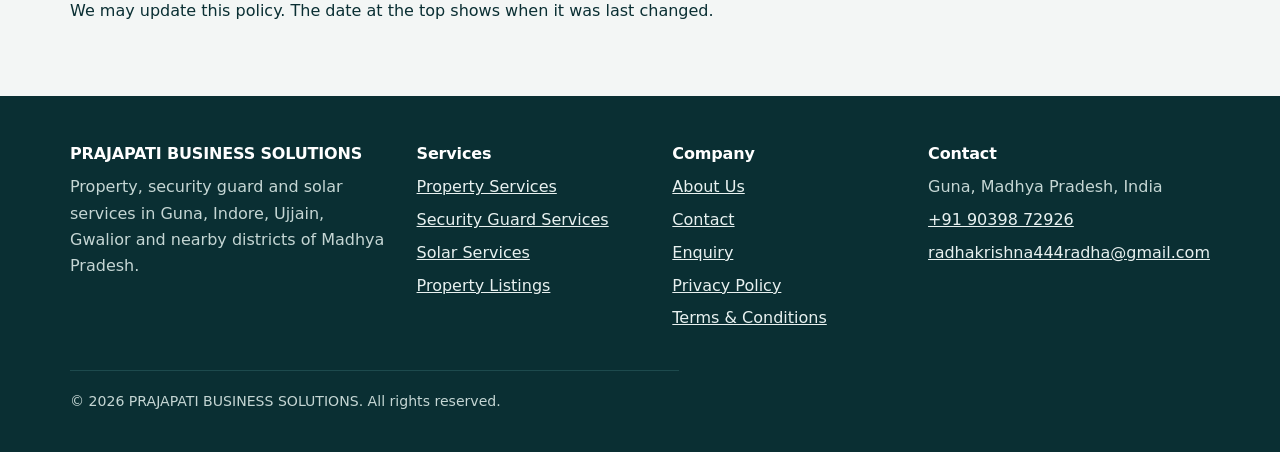
<file: privacy-policy.html>
<!DOCTYPE html>
<html lang="en">
<head>
<meta charset="utf-8">
<meta name="viewport" content="width=device-width, initial-scale=1">
<title>Privacy Policy | PRAJAPATI BUSINESS SOLUTIONS</title>
<meta name="description" content="How PRAJAPATI BUSINESS SOLUTIONS collects, uses and protects the information you submit through this website.">
<meta property="og:title" content="Privacy Policy | PRAJAPATI BUSINESS SOLUTIONS">
<meta property="og:description" content="How PRAJAPATI BUSINESS SOLUTIONS collects, uses and protects the information you submit through this website.">
<meta property="og:type" content="website">
<meta name="theme-color" content="#0a2f33">
<link rel="icon" href="assets/img/favicon.svg" type="image/svg+xml">
<link rel="stylesheet" href="assets/css/main.css">
</head>
<body>
<a class="skip" href="#main">Skip to content</a>
<header class="site-header"><div class="container header-row">
<a class="brand" href="index.html"><svg viewBox="0 0 64 64" aria-hidden="true"><rect width="64" height="64" rx="12" fill="#0a2f33"/><circle cx="42" cy="22" r="11" fill="#f4b400"/><path d="M10 54V34h14v20zM26 54V24h14v30zM42 54V38h12v16z" fill="#1b7a80"/></svg><span class="brand-name">PRAJAPATI BUSINESS SOLUTIONS<span class="brand-sub">Guna, Madhya Pradesh</span></span></a>
<button class="nav-toggle" aria-expanded="false" aria-controls="site-nav" type="button">Menu</button>
<nav class="nav" id="site-nav" aria-label="Main"><ul><li><a href="index.html">Home</a></li><li><a href="about.html">About</a></li><li><a href="services.html">Services</a></li><li><a href="property-listings.html">Listings</a></li><li><a href="contact.html">Contact</a></li><li><a class="btn btn-primary" href="enquiry.html">Send enquiry</a></li></ul></nav>
</div></header>
<main id="main">
<section class="page-head"><div class="container"><p class="crumbs"><a href="index.html">Home</a> / Privacy Policy</p><h1>Privacy Policy</h1><p>How we collect and use the information you give us.</p></div></section>
<section class="section"><div class="container prose legal">
<p>Last updated: 21 November 2026</p>
<h2>Who we are</h2><p>PRAJAPATI BUSINESS SOLUTIONS is based in Guna, Madhya Pradesh, India. You can contact us at <a href="mailto:radhakrishna444radha@gmail.com">radhakrishna444radha@gmail.com</a> or <a href="tel:+919039872926">+91 90398 72926</a>.</p>
<h2>What we collect</h2><p>When you send an enquiry we collect the details you enter: your name, mobile number, email address (optional), city, the service you are interested in, your message, and any optional service details you choose to enter (such as property type, budget or roof availability). We also record that you gave consent, and when. We collect nothing else about you through this form.</p>
<h2>Why we use it</h2><p>We use this information only to respond to your enquiry, to contact you about it, and to keep a record of it. We do not sell your information.</p>
<h2>Who can see it</h2><p>Your details are visible to our authorised team. They are stored with a cloud database service provider that hosts our systems for us. We may share information where the law requires it.</p>
<h2>How long we keep it</h2><p>We keep enquiry details for as long as needed to handle your enquiry and for our business records, and as required by law. After that we delete or anonymise them.</p>
<h2>Cookies</h2><p>This website does not use advertising or analytics cookies at present.</p>
<h2>Your rights</h2><p>You can ask us to tell you what information we hold about you, correct it, or delete it, and you can withdraw your consent at any time. Write to us at <a href="mailto:radhakrishna444radha@gmail.com">radhakrishna444radha@gmail.com</a> and we will respond to your request.</p>
<h2>Children</h2><p>Our services are for adults. Please do not send us information about children.</p>
<h2>Changes</h2><p>We may update this policy. The date at the top shows when it was last changed.</p>
</div></section>
</main>
<footer class="site-footer"><div class="container">
<div class="foot-grid">
<div><h2>PRAJAPATI BUSINESS SOLUTIONS</h2><p>Property, security guard and solar services in Guna, Indore, Ujjain, Gwalior and nearby districts of Madhya Pradesh.</p></div>
<div><h2>Services</h2><ul><li><a href="property-services.html">Property Services</a></li><li><a href="security-guard-services.html">Security Guard Services</a></li><li><a href="solar-services.html">Solar Services</a></li><li><a href="property-listings.html">Property Listings</a></li></ul></div>
<div><h2>Company</h2><ul><li><a href="about.html">About Us</a></li><li><a href="contact.html">Contact</a></li><li><a href="enquiry.html">Enquiry</a></li><li><a href="privacy-policy.html">Privacy Policy</a></li><li><a href="terms-and-conditions.html">Terms &amp; Conditions</a></li></ul></div>
<div><h2>Contact</h2><ul><li>Guna, Madhya Pradesh, India</li><li><a href="tel:+919039872926">+91 90398 72926</a></li><li><a href="mailto:radhakrishna444radha@gmail.com">radhakrishna444radha@gmail.com</a></li></ul></div>
</div>
<p class="foot-note">&copy; <span id="year">2026</span> PRAJAPATI BUSINESS SOLUTIONS. All rights reserved.</p>
</div></footer>
<script src="assets/js/site.js"></script>
</body>
</html>
</file>
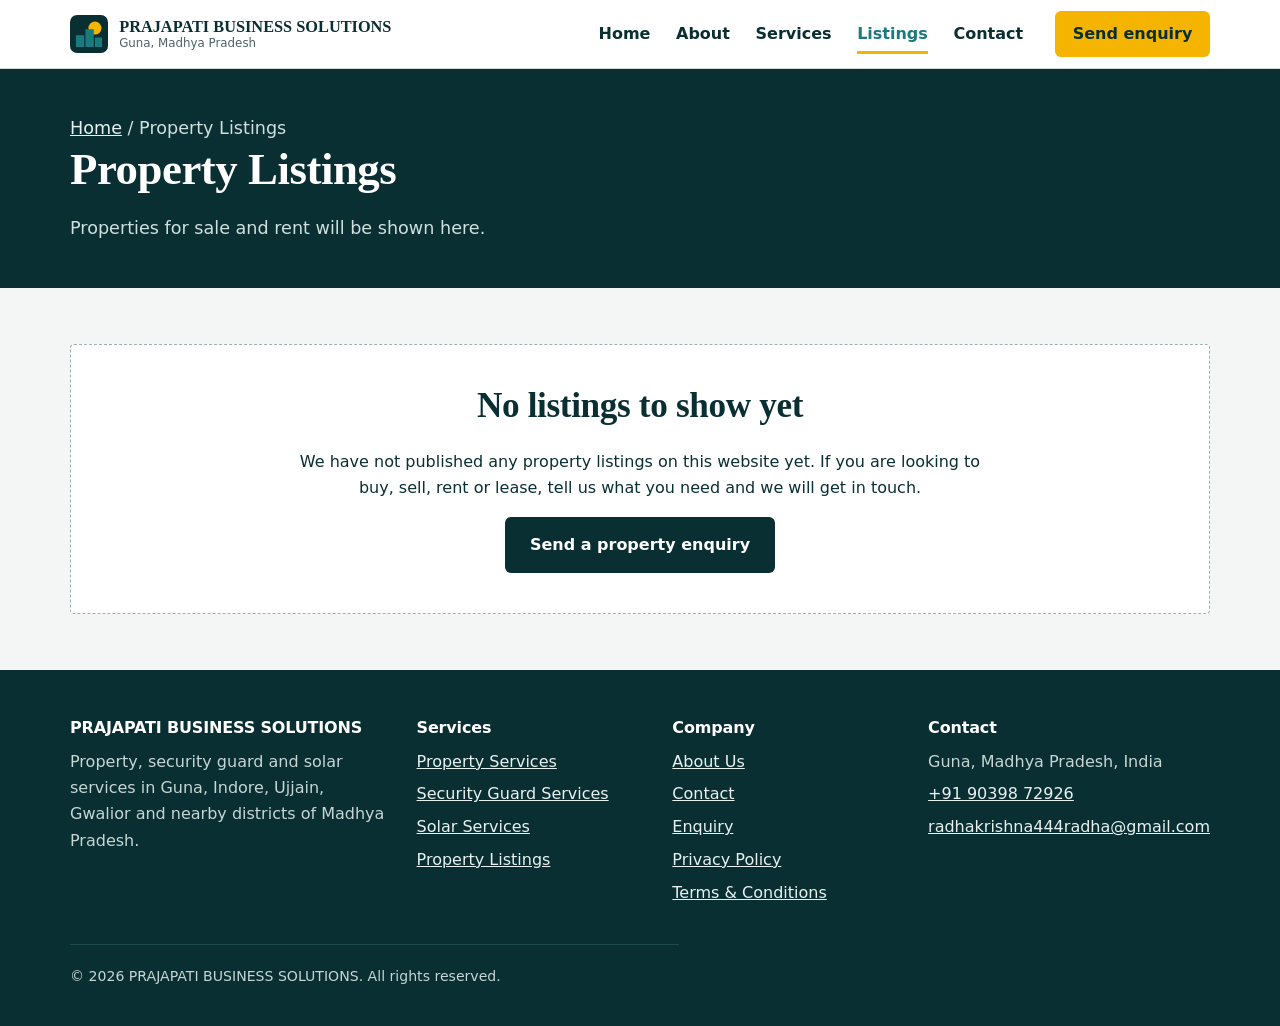
<file: property-listings.html>
<!DOCTYPE html>
<html lang="en">
<head>
<meta charset="utf-8">
<meta name="viewport" content="width=device-width, initial-scale=1">
<title>Property Listings | PRAJAPATI BUSINESS SOLUTIONS</title>
<meta name="description" content="Property listings from PRAJAPATI BUSINESS SOLUTIONS in Guna, Indore, Ujjain, Gwalior and nearby districts of Madhya Pradesh.">
<meta property="og:title" content="Property Listings | PRAJAPATI BUSINESS SOLUTIONS">
<meta property="og:description" content="Property listings from PRAJAPATI BUSINESS SOLUTIONS in Guna, Indore, Ujjain, Gwalior and nearby districts of Madhya Pradesh.">
<meta property="og:type" content="website">
<meta name="theme-color" content="#0a2f33">
<link rel="icon" href="assets/img/favicon.svg" type="image/svg+xml">
<link rel="stylesheet" href="assets/css/main.css">
</head>
<body>
<a class="skip" href="#main">Skip to content</a>
<header class="site-header"><div class="container header-row">
<a class="brand" href="index.html"><svg viewBox="0 0 64 64" aria-hidden="true"><rect width="64" height="64" rx="12" fill="#0a2f33"/><circle cx="42" cy="22" r="11" fill="#f4b400"/><path d="M10 54V34h14v20zM26 54V24h14v30zM42 54V38h12v16z" fill="#1b7a80"/></svg><span class="brand-name">PRAJAPATI BUSINESS SOLUTIONS<span class="brand-sub">Guna, Madhya Pradesh</span></span></a>
<button class="nav-toggle" aria-expanded="false" aria-controls="site-nav" type="button">Menu</button>
<nav class="nav" id="site-nav" aria-label="Main"><ul><li><a href="index.html">Home</a></li><li><a href="about.html">About</a></li><li><a href="services.html">Services</a></li><li><a href="property-listings.html" aria-current="page">Listings</a></li><li><a href="contact.html">Contact</a></li><li><a class="btn btn-primary" href="enquiry.html">Send enquiry</a></li></ul></nav>
</div></header>
<main id="main">
<section class="page-head"><div class="container"><p class="crumbs"><a href="index.html">Home</a> / Property Listings</p><h1>Property Listings</h1><p>Properties for sale and rent will be shown here.</p></div></section>
<section class="section"><div class="container">
<div class="empty"><h2>No listings to show yet</h2><p>We have not published any property listings on this website yet. If you are looking to buy, sell, rent or lease, tell us what you need and we will get in touch.</p>
<a class="btn btn-dark" href="enquiry.html?service=property">Send a property enquiry</a></div>
</div></section>
</main>
<footer class="site-footer"><div class="container">
<div class="foot-grid">
<div><h2>PRAJAPATI BUSINESS SOLUTIONS</h2><p>Property, security guard and solar services in Guna, Indore, Ujjain, Gwalior and nearby districts of Madhya Pradesh.</p></div>
<div><h2>Services</h2><ul><li><a href="property-services.html">Property Services</a></li><li><a href="security-guard-services.html">Security Guard Services</a></li><li><a href="solar-services.html">Solar Services</a></li><li><a href="property-listings.html">Property Listings</a></li></ul></div>
<div><h2>Company</h2><ul><li><a href="about.html">About Us</a></li><li><a href="contact.html">Contact</a></li><li><a href="enquiry.html">Enquiry</a></li><li><a href="privacy-policy.html">Privacy Policy</a></li><li><a href="terms-and-conditions.html">Terms &amp; Conditions</a></li></ul></div>
<div><h2>Contact</h2><ul><li>Guna, Madhya Pradesh, India</li><li><a href="tel:+919039872926">+91 90398 72926</a></li><li><a href="mailto:radhakrishna444radha@gmail.com">radhakrishna444radha@gmail.com</a></li></ul></div>
</div>
<p class="foot-note">&copy; <span id="year">2026</span> PRAJAPATI BUSINESS SOLUTIONS. All rights reserved.</p>
</div></footer>
<script src="assets/js/site.js"></script>
</body>
</html>
</file>
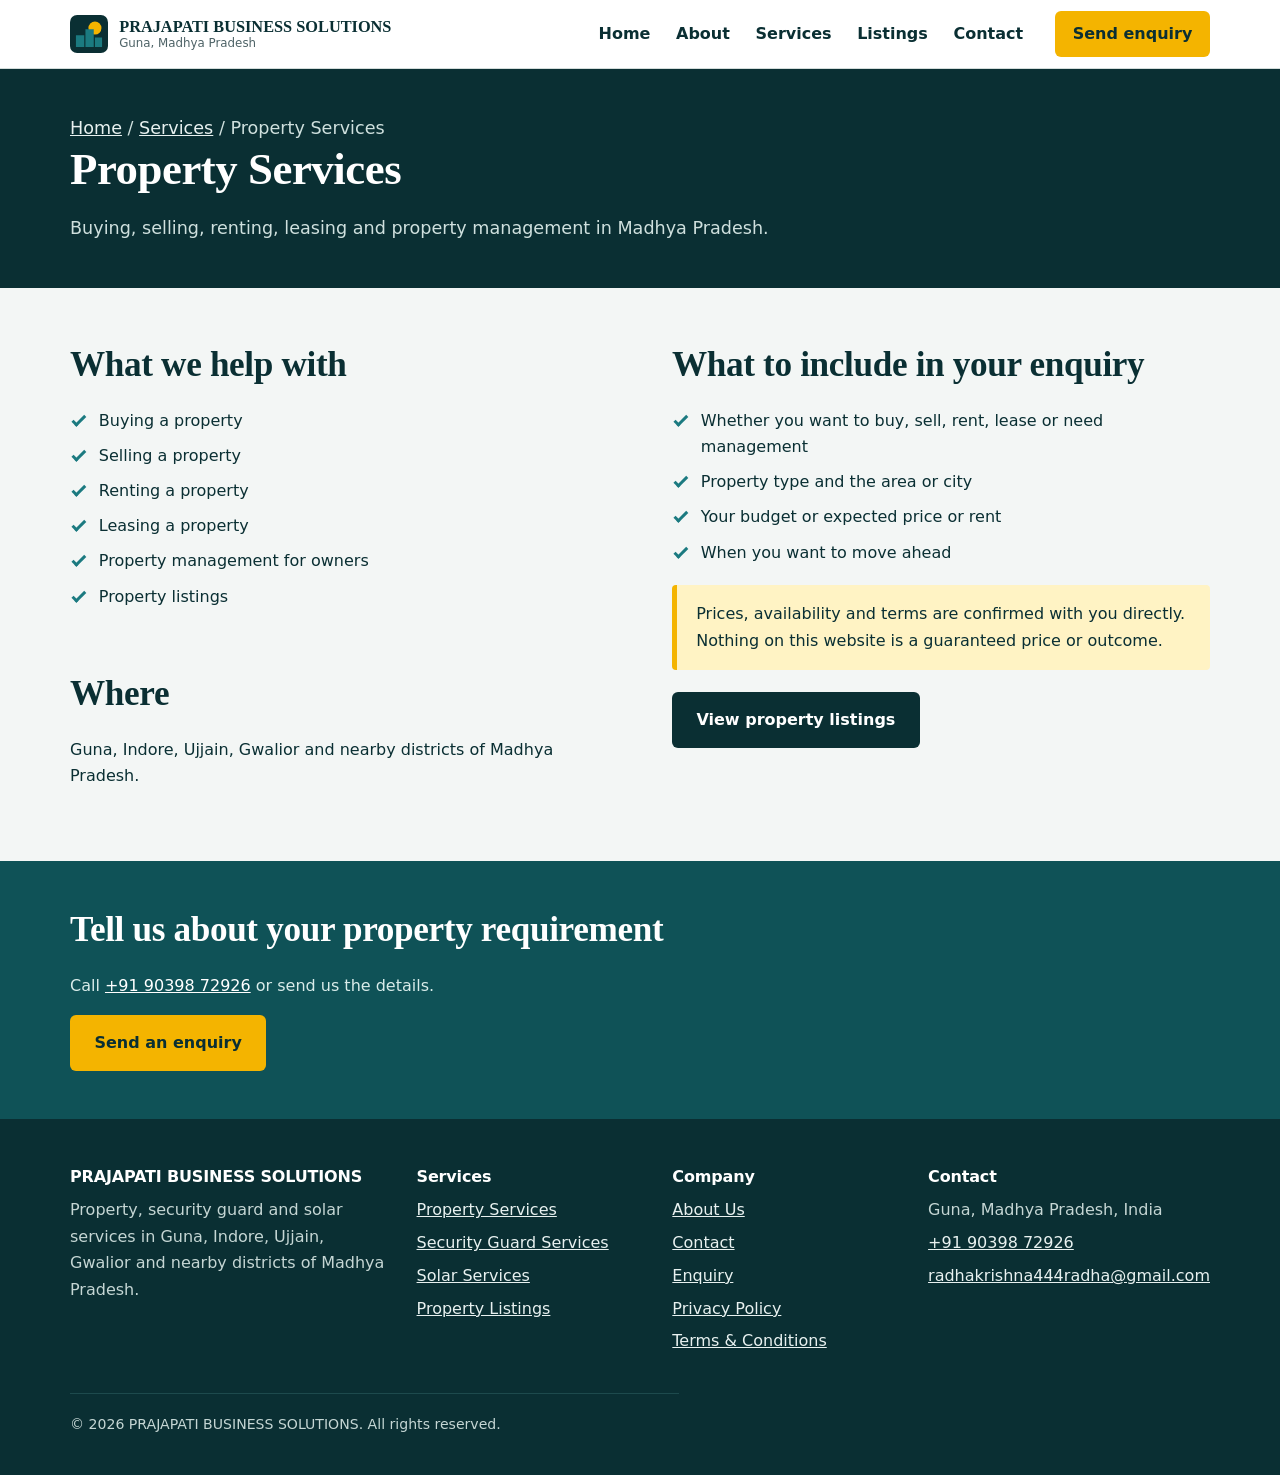
<file: property-services.html>
<!DOCTYPE html>
<html lang="en">
<head>
<meta charset="utf-8">
<meta name="viewport" content="width=device-width, initial-scale=1">
<title>Property Services in Guna, MP | PRAJAPATI BUSINESS SOLUTIONS</title>
<meta name="description" content="Buying, selling, renting, leasing and property management support in Guna, Indore, Ujjain, Gwalior and nearby districts of Madhya Pradesh.">
<meta property="og:title" content="Property Services in Guna, MP | PRAJAPATI BUSINESS SOLUTIONS">
<meta property="og:description" content="Buying, selling, renting, leasing and property management support in Guna, Indore, Ujjain, Gwalior and nearby districts of Madhya Pradesh.">
<meta property="og:type" content="website">
<meta name="theme-color" content="#0a2f33">
<link rel="icon" href="assets/img/favicon.svg" type="image/svg+xml">
<link rel="stylesheet" href="assets/css/main.css">
</head>
<body>
<a class="skip" href="#main">Skip to content</a>
<header class="site-header"><div class="container header-row">
<a class="brand" href="index.html"><svg viewBox="0 0 64 64" aria-hidden="true"><rect width="64" height="64" rx="12" fill="#0a2f33"/><circle cx="42" cy="22" r="11" fill="#f4b400"/><path d="M10 54V34h14v20zM26 54V24h14v30zM42 54V38h12v16z" fill="#1b7a80"/></svg><span class="brand-name">PRAJAPATI BUSINESS SOLUTIONS<span class="brand-sub">Guna, Madhya Pradesh</span></span></a>
<button class="nav-toggle" aria-expanded="false" aria-controls="site-nav" type="button">Menu</button>
<nav class="nav" id="site-nav" aria-label="Main"><ul><li><a href="index.html">Home</a></li><li><a href="about.html">About</a></li><li><a href="services.html">Services</a></li><li><a href="property-listings.html">Listings</a></li><li><a href="contact.html">Contact</a></li><li><a class="btn btn-primary" href="enquiry.html">Send enquiry</a></li></ul></nav>
</div></header>
<main id="main">
<section class="page-head"><div class="container"><p class="crumbs"><a href="index.html">Home</a> / <a href="services.html">Services</a> / Property Services</p><h1>Property Services</h1><p>Buying, selling, renting, leasing and property management in Madhya Pradesh.</p></div></section>
<section class="section"><div class="container split">
<div class="prose"><h2>What we help with</h2>
<ul class="check"><li>Buying a property</li><li>Selling a property</li><li>Renting a property</li><li>Leasing a property</li><li>Property management for owners</li><li>Property listings</li></ul>
<h2>Where</h2><p>Guna, Indore, Ujjain, Gwalior and nearby districts of Madhya Pradesh.</p></div>
<div class="prose"><h2>What to include in your enquiry</h2>
<ul class="check"><li>Whether you want to buy, sell, rent, lease or need management</li><li>Property type and the area or city</li><li>Your budget or expected price or rent</li><li>When you want to move ahead</li></ul>
<div class="notice"><p>Prices, availability and terms are confirmed with you directly. Nothing on this website is a guaranteed price or outcome.</p></div>
<div class="actions"><a class="btn btn-dark" href="property-listings.html">View property listings</a></div></div>
</div></section><section class="cta-band"><div class="container"><h2>Tell us about your property requirement</h2><p>Call <a href="tel:+919039872926">+91 90398 72926</a> or send us the details.</p><a class="btn btn-primary" href="enquiry.html?service=property">Send an enquiry</a></div></section>
</main>
<footer class="site-footer"><div class="container">
<div class="foot-grid">
<div><h2>PRAJAPATI BUSINESS SOLUTIONS</h2><p>Property, security guard and solar services in Guna, Indore, Ujjain, Gwalior and nearby districts of Madhya Pradesh.</p></div>
<div><h2>Services</h2><ul><li><a href="property-services.html">Property Services</a></li><li><a href="security-guard-services.html">Security Guard Services</a></li><li><a href="solar-services.html">Solar Services</a></li><li><a href="property-listings.html">Property Listings</a></li></ul></div>
<div><h2>Company</h2><ul><li><a href="about.html">About Us</a></li><li><a href="contact.html">Contact</a></li><li><a href="enquiry.html">Enquiry</a></li><li><a href="privacy-policy.html">Privacy Policy</a></li><li><a href="terms-and-conditions.html">Terms &amp; Conditions</a></li></ul></div>
<div><h2>Contact</h2><ul><li>Guna, Madhya Pradesh, India</li><li><a href="tel:+919039872926">+91 90398 72926</a></li><li><a href="mailto:radhakrishna444radha@gmail.com">radhakrishna444radha@gmail.com</a></li></ul></div>
</div>
<p class="foot-note">&copy; <span id="year">2026</span> PRAJAPATI BUSINESS SOLUTIONS. All rights reserved.</p>
</div></footer>
<script src="assets/js/site.js"></script>
</body>
</html>
</file>
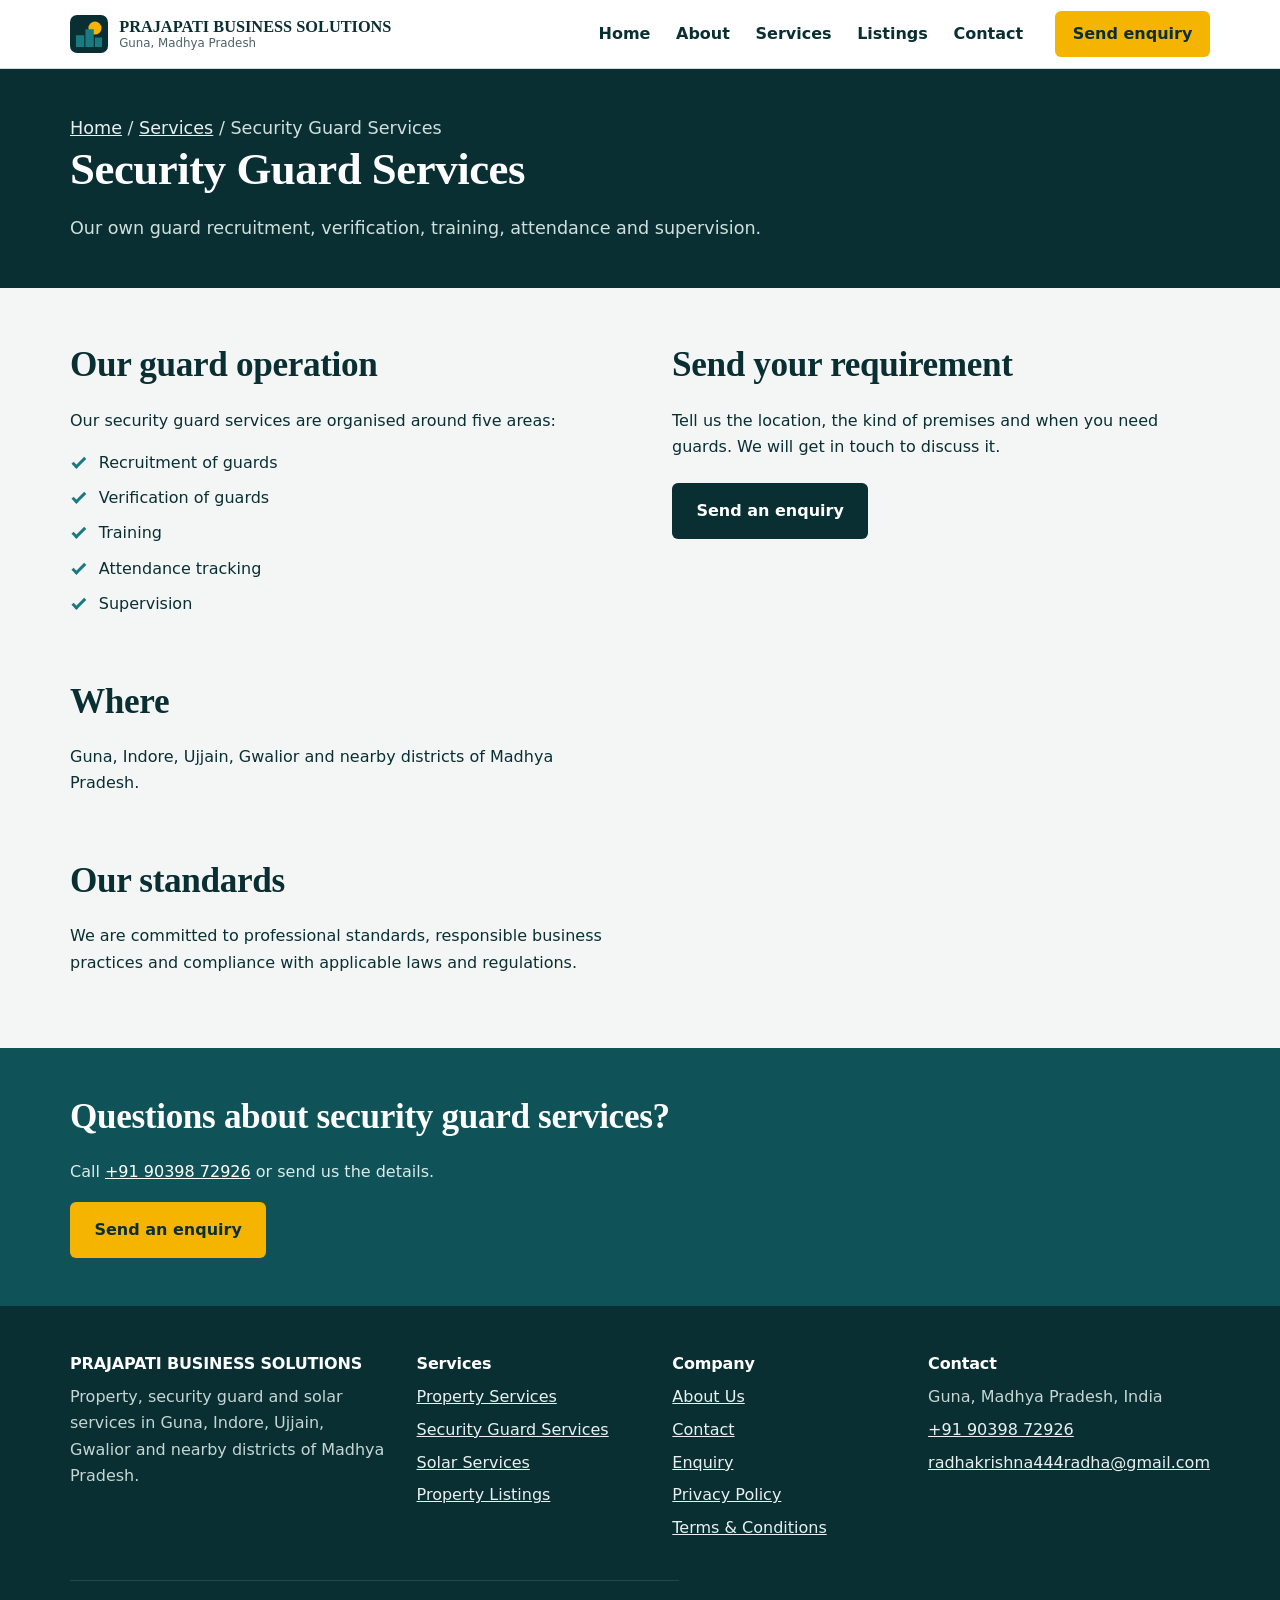
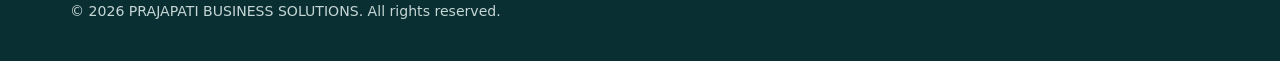
<file: security-guard-services.html>
<!DOCTYPE html>
<html lang="en">
<head>
<meta charset="utf-8">
<meta name="viewport" content="width=device-width, initial-scale=1">
<title>Security Guard Services | PRAJAPATI BUSINESS SOLUTIONS, Guna</title>
<meta name="description" content="Our own security guard recruitment, verification, training, attendance and supervision in Madhya Pradesh.">
<meta property="og:title" content="Security Guard Services | PRAJAPATI BUSINESS SOLUTIONS, Guna">
<meta property="og:description" content="Our own security guard recruitment, verification, training, attendance and supervision in Madhya Pradesh.">
<meta property="og:type" content="website">
<meta name="theme-color" content="#0a2f33">
<link rel="icon" href="assets/img/favicon.svg" type="image/svg+xml">
<link rel="stylesheet" href="assets/css/main.css">
</head>
<body>
<a class="skip" href="#main">Skip to content</a>
<header class="site-header"><div class="container header-row">
<a class="brand" href="index.html"><svg viewBox="0 0 64 64" aria-hidden="true"><rect width="64" height="64" rx="12" fill="#0a2f33"/><circle cx="42" cy="22" r="11" fill="#f4b400"/><path d="M10 54V34h14v20zM26 54V24h14v30zM42 54V38h12v16z" fill="#1b7a80"/></svg><span class="brand-name">PRAJAPATI BUSINESS SOLUTIONS<span class="brand-sub">Guna, Madhya Pradesh</span></span></a>
<button class="nav-toggle" aria-expanded="false" aria-controls="site-nav" type="button">Menu</button>
<nav class="nav" id="site-nav" aria-label="Main"><ul><li><a href="index.html">Home</a></li><li><a href="about.html">About</a></li><li><a href="services.html">Services</a></li><li><a href="property-listings.html">Listings</a></li><li><a href="contact.html">Contact</a></li><li><a class="btn btn-primary" href="enquiry.html">Send enquiry</a></li></ul></nav>
</div></header>
<main id="main">
<section class="page-head"><div class="container"><p class="crumbs"><a href="index.html">Home</a> / <a href="services.html">Services</a> / Security Guard Services</p><h1>Security Guard Services</h1><p>Our own guard recruitment, verification, training, attendance and supervision.</p></div></section>
<section class="section"><div class="container split">
<div class="prose"><h2>Our guard operation</h2>
<p>Our security guard services are organised around five areas:</p>
<ul class="check"><li>Recruitment of guards</li><li>Verification of guards</li><li>Training</li><li>Attendance tracking</li><li>Supervision</li></ul>
<h2>Where</h2><p>Guna, Indore, Ujjain, Gwalior and nearby districts of Madhya Pradesh.</p>
<h2>Our standards</h2><p>We are committed to professional standards, responsible business practices and compliance with applicable laws and regulations.</p></div>
<div class="prose"><h2>Send your requirement</h2>
<p>Tell us the location, the kind of premises and when you need guards. We will get in touch to discuss it.</p>
<div class="actions"><a class="btn btn-dark" href="enquiry.html?service=security">Send an enquiry</a></div></div>
</div></section><section class="cta-band"><div class="container"><h2>Questions about security guard services?</h2><p>Call <a href="tel:+919039872926">+91 90398 72926</a> or send us the details.</p><a class="btn btn-primary" href="enquiry.html?service=security">Send an enquiry</a></div></section>
</main>
<footer class="site-footer"><div class="container">
<div class="foot-grid">
<div><h2>PRAJAPATI BUSINESS SOLUTIONS</h2><p>Property, security guard and solar services in Guna, Indore, Ujjain, Gwalior and nearby districts of Madhya Pradesh.</p></div>
<div><h2>Services</h2><ul><li><a href="property-services.html">Property Services</a></li><li><a href="security-guard-services.html">Security Guard Services</a></li><li><a href="solar-services.html">Solar Services</a></li><li><a href="property-listings.html">Property Listings</a></li></ul></div>
<div><h2>Company</h2><ul><li><a href="about.html">About Us</a></li><li><a href="contact.html">Contact</a></li><li><a href="enquiry.html">Enquiry</a></li><li><a href="privacy-policy.html">Privacy Policy</a></li><li><a href="terms-and-conditions.html">Terms &amp; Conditions</a></li></ul></div>
<div><h2>Contact</h2><ul><li>Guna, Madhya Pradesh, India</li><li><a href="tel:+919039872926">+91 90398 72926</a></li><li><a href="mailto:radhakrishna444radha@gmail.com">radhakrishna444radha@gmail.com</a></li></ul></div>
</div>
<p class="foot-note">&copy; <span id="year">2026</span> PRAJAPATI BUSINESS SOLUTIONS. All rights reserved.</p>
</div></footer>
<script src="assets/js/site.js"></script>
</body>
</html>
</file>
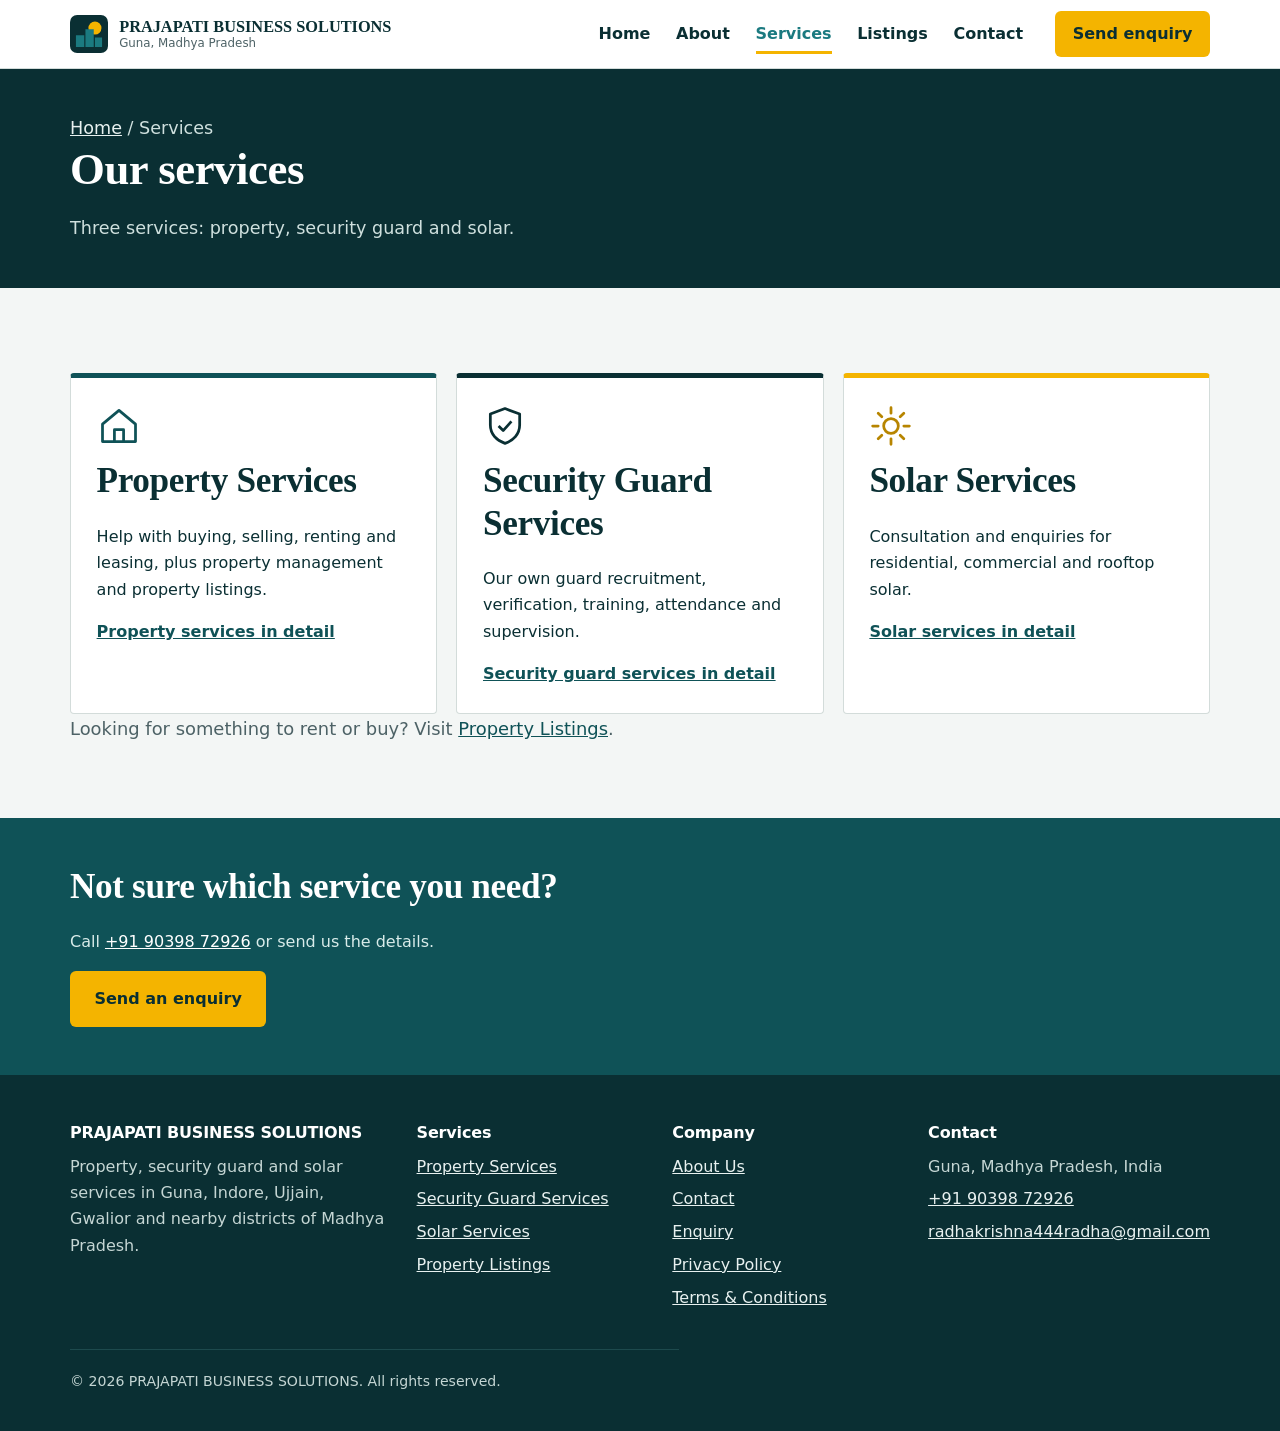
<file: services.html>
<!DOCTYPE html>
<html lang="en">
<head>
<meta charset="utf-8">
<meta name="viewport" content="width=device-width, initial-scale=1">
<title>Services | Property, Security Guard &amp; Solar | PRAJAPATI BUSINESS SOLUTIONS</title>
<meta name="description" content="Property, security guard and solar services from PRAJAPATI BUSINESS SOLUTIONS in Guna, Indore, Ujjain, Gwalior and nearby districts of Madhya Pradesh.">
<meta property="og:title" content="Services | Property, Security Guard &amp; Solar | PRAJAPATI BUSINESS SOLUTIONS">
<meta property="og:description" content="Property, security guard and solar services from PRAJAPATI BUSINESS SOLUTIONS in Guna, Indore, Ujjain, Gwalior and nearby districts of Madhya Pradesh.">
<meta property="og:type" content="website">
<meta name="theme-color" content="#0a2f33">
<link rel="icon" href="assets/img/favicon.svg" type="image/svg+xml">
<link rel="stylesheet" href="assets/css/main.css">
</head>
<body>
<a class="skip" href="#main">Skip to content</a>
<header class="site-header"><div class="container header-row">
<a class="brand" href="index.html"><svg viewBox="0 0 64 64" aria-hidden="true"><rect width="64" height="64" rx="12" fill="#0a2f33"/><circle cx="42" cy="22" r="11" fill="#f4b400"/><path d="M10 54V34h14v20zM26 54V24h14v30zM42 54V38h12v16z" fill="#1b7a80"/></svg><span class="brand-name">PRAJAPATI BUSINESS SOLUTIONS<span class="brand-sub">Guna, Madhya Pradesh</span></span></a>
<button class="nav-toggle" aria-expanded="false" aria-controls="site-nav" type="button">Menu</button>
<nav class="nav" id="site-nav" aria-label="Main"><ul><li><a href="index.html">Home</a></li><li><a href="about.html">About</a></li><li><a href="services.html" aria-current="page">Services</a></li><li><a href="property-listings.html">Listings</a></li><li><a href="contact.html">Contact</a></li><li><a class="btn btn-primary" href="enquiry.html">Send enquiry</a></li></ul></nav>
</div></header>
<main id="main">
<section class="page-head"><div class="container"><p class="crumbs"><a href="index.html">Home</a> / Services</p><h1>Our services</h1><p>Three services: property, security guard and solar.</p></div></section>
<section class="section"><div class="container">
<div class="services">
<article class="service"><svg viewBox="0 0 48 48" aria-hidden="true" fill="none" stroke="#0f5257" stroke-width="3" stroke-linejoin="round"><path d="M6 22 24 7l18 15v19H6z"/><path d="M19 41V28h10v13"/></svg><h2>Property Services</h2><p>Help with buying, selling, renting and leasing, plus property management and property listings.</p><a class="text-link" href="property-services.html">Property services in detail</a></article>
<article class="service s-guard"><svg viewBox="0 0 48 48" aria-hidden="true" fill="none" stroke="#0a2f33" stroke-width="3" stroke-linejoin="round"><path d="M24 5 8 11v12c0 10 7 17 16 20 9-3 16-10 16-20V11z"/><path d="m17 24 5 5 9-10"/></svg><h2>Security Guard Services</h2><p>Our own guard recruitment, verification, training, attendance and supervision.</p><a class="text-link" href="security-guard-services.html">Security guard services in detail</a></article>
<article class="service s-solar"><svg viewBox="0 0 48 48" aria-hidden="true" fill="none" stroke="#b78500" stroke-width="3" stroke-linecap="round"><circle cx="24" cy="24" r="8"/><path d="M24 4v6M24 38v6M4 24h6M38 24h6M10 10l4 4M34 34l4 4M38 10l-4 4M14 34l-4 4"/></svg><h2>Solar Services</h2><p>Consultation and enquiries for residential, commercial and rooftop solar.</p><a class="text-link" href="solar-services.html">Solar services in detail</a></article>
</div>
<p class="lede">Looking for something to rent or buy? Visit <a href="property-listings.html">Property Listings</a>.</p>
</div></section><section class="cta-band"><div class="container"><h2>Not sure which service you need?</h2><p>Call <a href="tel:+919039872926">+91 90398 72926</a> or send us the details.</p><a class="btn btn-primary" href="enquiry.html?service=property">Send an enquiry</a></div></section>
</main>
<footer class="site-footer"><div class="container">
<div class="foot-grid">
<div><h2>PRAJAPATI BUSINESS SOLUTIONS</h2><p>Property, security guard and solar services in Guna, Indore, Ujjain, Gwalior and nearby districts of Madhya Pradesh.</p></div>
<div><h2>Services</h2><ul><li><a href="property-services.html">Property Services</a></li><li><a href="security-guard-services.html">Security Guard Services</a></li><li><a href="solar-services.html">Solar Services</a></li><li><a href="property-listings.html">Property Listings</a></li></ul></div>
<div><h2>Company</h2><ul><li><a href="about.html">About Us</a></li><li><a href="contact.html">Contact</a></li><li><a href="enquiry.html">Enquiry</a></li><li><a href="privacy-policy.html">Privacy Policy</a></li><li><a href="terms-and-conditions.html">Terms &amp; Conditions</a></li></ul></div>
<div><h2>Contact</h2><ul><li>Guna, Madhya Pradesh, India</li><li><a href="tel:+919039872926">+91 90398 72926</a></li><li><a href="mailto:radhakrishna444radha@gmail.com">radhakrishna444radha@gmail.com</a></li></ul></div>
</div>
<p class="foot-note">&copy; <span id="year">2026</span> PRAJAPATI BUSINESS SOLUTIONS. All rights reserved.</p>
</div></footer>
<script src="assets/js/site.js"></script>
</body>
</html>
</file>
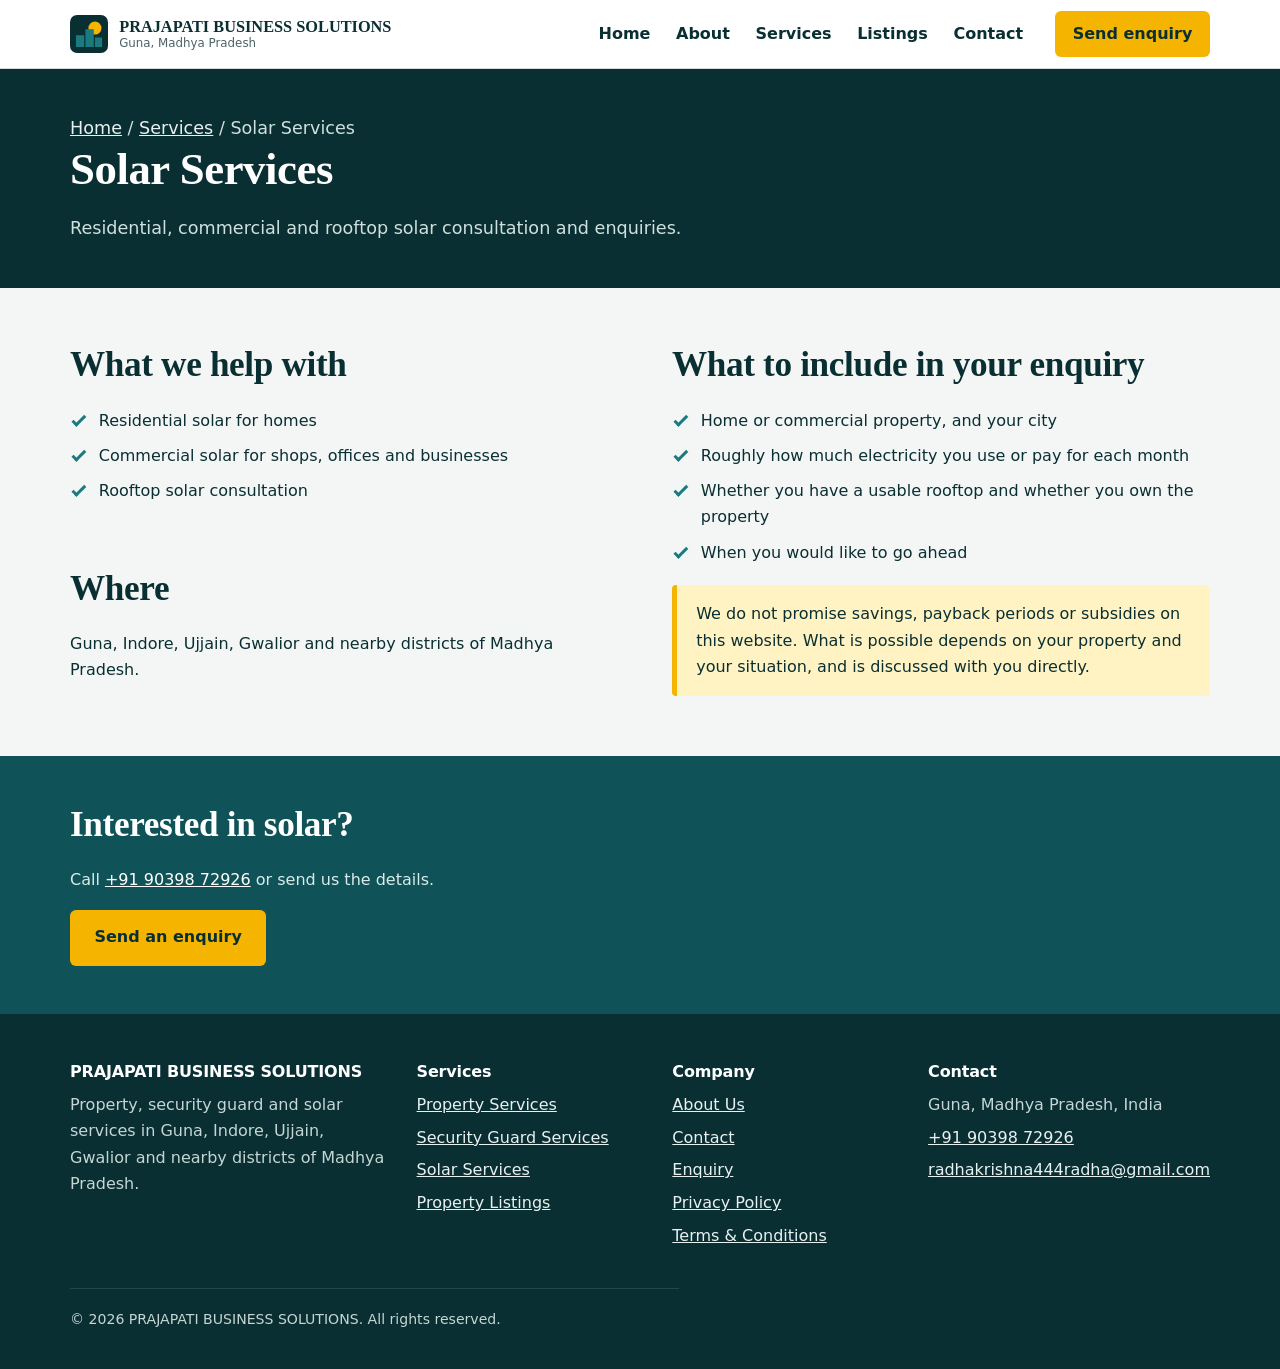
<file: solar-services.html>
<!DOCTYPE html>
<html lang="en">
<head>
<meta charset="utf-8">
<meta name="viewport" content="width=device-width, initial-scale=1">
<title>Solar Services in Guna, MP | PRAJAPATI BUSINESS SOLUTIONS</title>
<meta name="description" content="Residential, commercial and rooftop solar consultation and enquiries in Guna, Indore, Ujjain, Gwalior and nearby districts of Madhya Pradesh.">
<meta property="og:title" content="Solar Services in Guna, MP | PRAJAPATI BUSINESS SOLUTIONS">
<meta property="og:description" content="Residential, commercial and rooftop solar consultation and enquiries in Guna, Indore, Ujjain, Gwalior and nearby districts of Madhya Pradesh.">
<meta property="og:type" content="website">
<meta name="theme-color" content="#0a2f33">
<link rel="icon" href="assets/img/favicon.svg" type="image/svg+xml">
<link rel="stylesheet" href="assets/css/main.css">
</head>
<body>
<a class="skip" href="#main">Skip to content</a>
<header class="site-header"><div class="container header-row">
<a class="brand" href="index.html"><svg viewBox="0 0 64 64" aria-hidden="true"><rect width="64" height="64" rx="12" fill="#0a2f33"/><circle cx="42" cy="22" r="11" fill="#f4b400"/><path d="M10 54V34h14v20zM26 54V24h14v30zM42 54V38h12v16z" fill="#1b7a80"/></svg><span class="brand-name">PRAJAPATI BUSINESS SOLUTIONS<span class="brand-sub">Guna, Madhya Pradesh</span></span></a>
<button class="nav-toggle" aria-expanded="false" aria-controls="site-nav" type="button">Menu</button>
<nav class="nav" id="site-nav" aria-label="Main"><ul><li><a href="index.html">Home</a></li><li><a href="about.html">About</a></li><li><a href="services.html">Services</a></li><li><a href="property-listings.html">Listings</a></li><li><a href="contact.html">Contact</a></li><li><a class="btn btn-primary" href="enquiry.html">Send enquiry</a></li></ul></nav>
</div></header>
<main id="main">
<section class="page-head"><div class="container"><p class="crumbs"><a href="index.html">Home</a> / <a href="services.html">Services</a> / Solar Services</p><h1>Solar Services</h1><p>Residential, commercial and rooftop solar consultation and enquiries.</p></div></section>
<section class="section"><div class="container split">
<div class="prose"><h2>What we help with</h2>
<ul class="check"><li>Residential solar for homes</li><li>Commercial solar for shops, offices and businesses</li><li>Rooftop solar consultation</li></ul>
<h2>Where</h2><p>Guna, Indore, Ujjain, Gwalior and nearby districts of Madhya Pradesh.</p></div>
<div class="prose"><h2>What to include in your enquiry</h2>
<ul class="check"><li>Home or commercial property, and your city</li><li>Roughly how much electricity you use or pay for each month</li><li>Whether you have a usable rooftop and whether you own the property</li><li>When you would like to go ahead</li></ul>
<div class="notice"><p>We do not promise savings, payback periods or subsidies on this website. What is possible depends on your property and your situation, and is discussed with you directly.</p></div></div>
</div></section><section class="cta-band"><div class="container"><h2>Interested in solar?</h2><p>Call <a href="tel:+919039872926">+91 90398 72926</a> or send us the details.</p><a class="btn btn-primary" href="enquiry.html?service=solar">Send an enquiry</a></div></section>
</main>
<footer class="site-footer"><div class="container">
<div class="foot-grid">
<div><h2>PRAJAPATI BUSINESS SOLUTIONS</h2><p>Property, security guard and solar services in Guna, Indore, Ujjain, Gwalior and nearby districts of Madhya Pradesh.</p></div>
<div><h2>Services</h2><ul><li><a href="property-services.html">Property Services</a></li><li><a href="security-guard-services.html">Security Guard Services</a></li><li><a href="solar-services.html">Solar Services</a></li><li><a href="property-listings.html">Property Listings</a></li></ul></div>
<div><h2>Company</h2><ul><li><a href="about.html">About Us</a></li><li><a href="contact.html">Contact</a></li><li><a href="enquiry.html">Enquiry</a></li><li><a href="privacy-policy.html">Privacy Policy</a></li><li><a href="terms-and-conditions.html">Terms &amp; Conditions</a></li></ul></div>
<div><h2>Contact</h2><ul><li>Guna, Madhya Pradesh, India</li><li><a href="tel:+919039872926">+91 90398 72926</a></li><li><a href="mailto:radhakrishna444radha@gmail.com">radhakrishna444radha@gmail.com</a></li></ul></div>
</div>
<p class="foot-note">&copy; <span id="year">2026</span> PRAJAPATI BUSINESS SOLUTIONS. All rights reserved.</p>
</div></footer>
<script src="assets/js/site.js"></script>
</body>
</html>
</file>
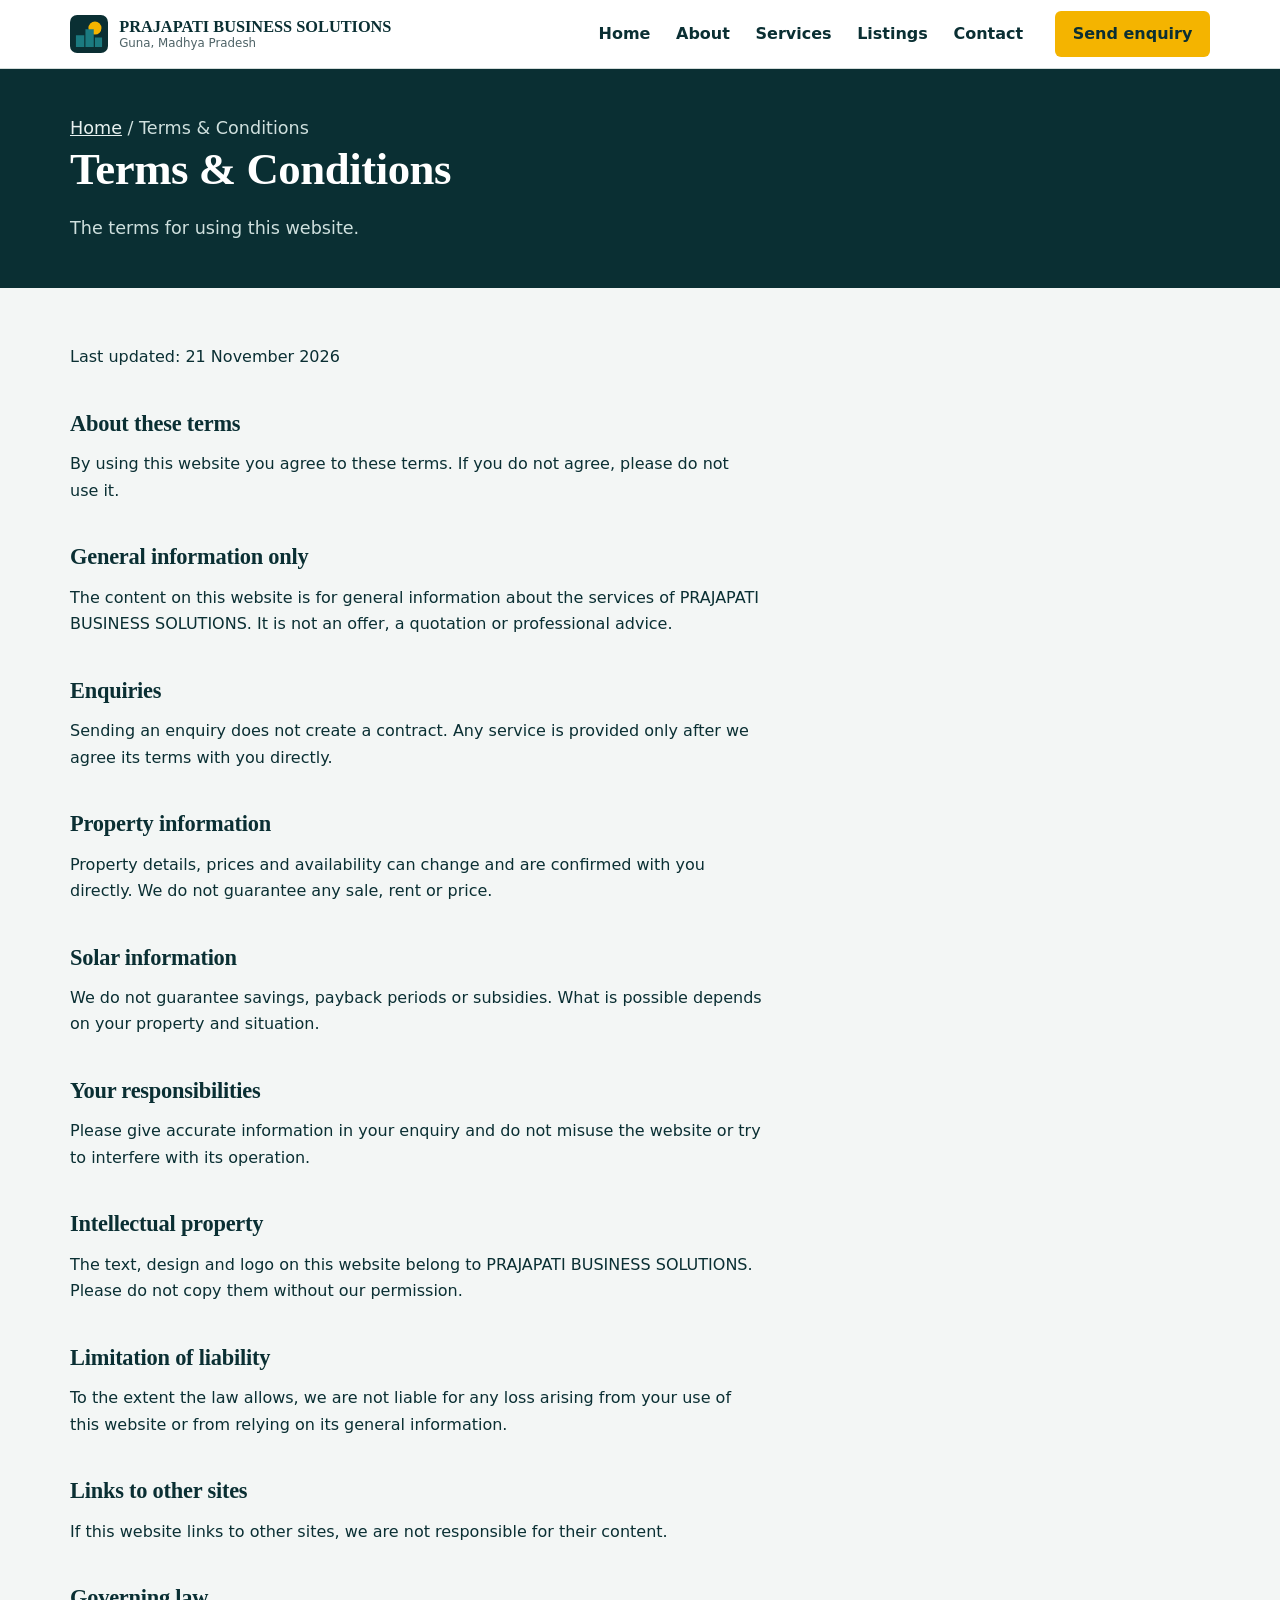
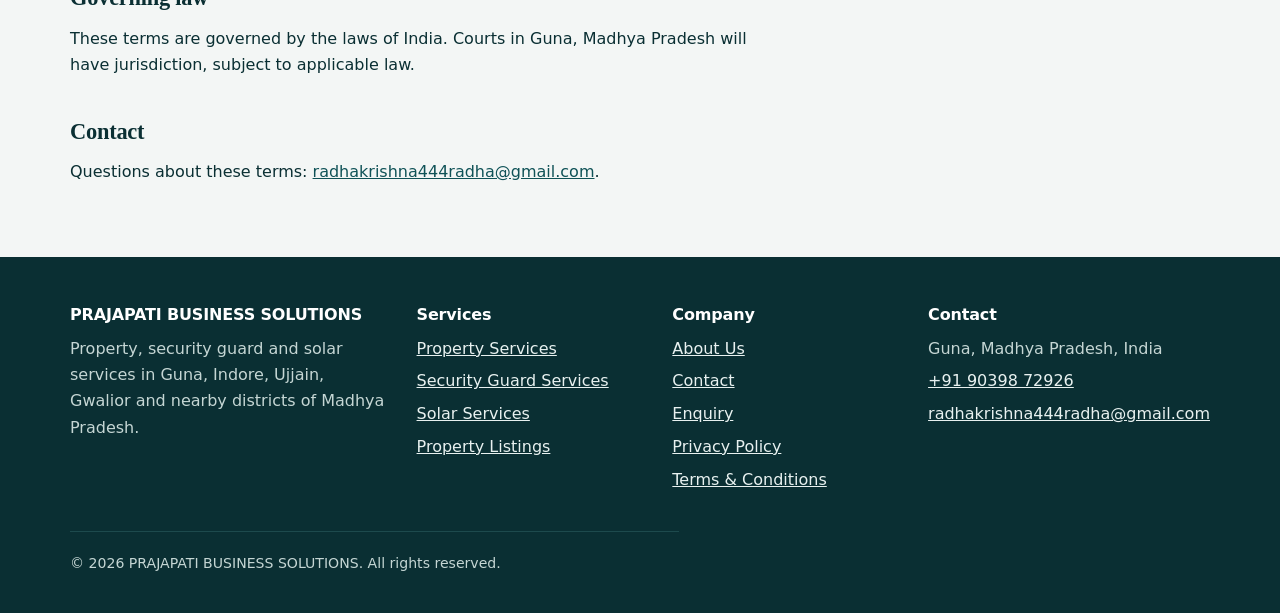
<file: terms-and-conditions.html>
<!DOCTYPE html>
<html lang="en">
<head>
<meta charset="utf-8">
<meta name="viewport" content="width=device-width, initial-scale=1">
<title>Terms &amp; Conditions | PRAJAPATI BUSINESS SOLUTIONS</title>
<meta name="description" content="The terms and conditions for using the PRAJAPATI BUSINESS SOLUTIONS website.">
<meta property="og:title" content="Terms &amp; Conditions | PRAJAPATI BUSINESS SOLUTIONS">
<meta property="og:description" content="The terms and conditions for using the PRAJAPATI BUSINESS SOLUTIONS website.">
<meta property="og:type" content="website">
<meta name="theme-color" content="#0a2f33">
<link rel="icon" href="assets/img/favicon.svg" type="image/svg+xml">
<link rel="stylesheet" href="assets/css/main.css">
</head>
<body>
<a class="skip" href="#main">Skip to content</a>
<header class="site-header"><div class="container header-row">
<a class="brand" href="index.html"><svg viewBox="0 0 64 64" aria-hidden="true"><rect width="64" height="64" rx="12" fill="#0a2f33"/><circle cx="42" cy="22" r="11" fill="#f4b400"/><path d="M10 54V34h14v20zM26 54V24h14v30zM42 54V38h12v16z" fill="#1b7a80"/></svg><span class="brand-name">PRAJAPATI BUSINESS SOLUTIONS<span class="brand-sub">Guna, Madhya Pradesh</span></span></a>
<button class="nav-toggle" aria-expanded="false" aria-controls="site-nav" type="button">Menu</button>
<nav class="nav" id="site-nav" aria-label="Main"><ul><li><a href="index.html">Home</a></li><li><a href="about.html">About</a></li><li><a href="services.html">Services</a></li><li><a href="property-listings.html">Listings</a></li><li><a href="contact.html">Contact</a></li><li><a class="btn btn-primary" href="enquiry.html">Send enquiry</a></li></ul></nav>
</div></header>
<main id="main">
<section class="page-head"><div class="container"><p class="crumbs"><a href="index.html">Home</a> / Terms &amp; Conditions</p><h1>Terms &amp; Conditions</h1><p>The terms for using this website.</p></div></section>
<section class="section"><div class="container prose legal">
<p>Last updated: 21 November 2026</p>
<h2>About these terms</h2><p>By using this website you agree to these terms. If you do not agree, please do not use it.</p>
<h2>General information only</h2><p>The content on this website is for general information about the services of PRAJAPATI BUSINESS SOLUTIONS. It is not an offer, a quotation or professional advice.</p>
<h2>Enquiries</h2><p>Sending an enquiry does not create a contract. Any service is provided only after we agree its terms with you directly.</p>
<h2>Property information</h2><p>Property details, prices and availability can change and are confirmed with you directly. We do not guarantee any sale, rent or price.</p>
<h2>Solar information</h2><p>We do not guarantee savings, payback periods or subsidies. What is possible depends on your property and situation.</p>
<h2>Your responsibilities</h2><p>Please give accurate information in your enquiry and do not misuse the website or try to interfere with its operation.</p>
<h2>Intellectual property</h2><p>The text, design and logo on this website belong to PRAJAPATI BUSINESS SOLUTIONS. Please do not copy them without our permission.</p>
<h2>Limitation of liability</h2><p>To the extent the law allows, we are not liable for any loss arising from your use of this website or from relying on its general information.</p>
<h2>Links to other sites</h2><p>If this website links to other sites, we are not responsible for their content.</p>
<h2>Governing law</h2><p>These terms are governed by the laws of India. Courts in Guna, Madhya Pradesh will have jurisdiction, subject to applicable law.</p>
<h2>Contact</h2><p>Questions about these terms: <a href="mailto:radhakrishna444radha@gmail.com">radhakrishna444radha@gmail.com</a>.</p>
</div></section>
</main>
<footer class="site-footer"><div class="container">
<div class="foot-grid">
<div><h2>PRAJAPATI BUSINESS SOLUTIONS</h2><p>Property, security guard and solar services in Guna, Indore, Ujjain, Gwalior and nearby districts of Madhya Pradesh.</p></div>
<div><h2>Services</h2><ul><li><a href="property-services.html">Property Services</a></li><li><a href="security-guard-services.html">Security Guard Services</a></li><li><a href="solar-services.html">Solar Services</a></li><li><a href="property-listings.html">Property Listings</a></li></ul></div>
<div><h2>Company</h2><ul><li><a href="about.html">About Us</a></li><li><a href="contact.html">Contact</a></li><li><a href="enquiry.html">Enquiry</a></li><li><a href="privacy-policy.html">Privacy Policy</a></li><li><a href="terms-and-conditions.html">Terms &amp; Conditions</a></li></ul></div>
<div><h2>Contact</h2><ul><li>Guna, Madhya Pradesh, India</li><li><a href="tel:+919039872926">+91 90398 72926</a></li><li><a href="mailto:radhakrishna444radha@gmail.com">radhakrishna444radha@gmail.com</a></li></ul></div>
</div>
<p class="foot-note">&copy; <span id="year">2026</span> PRAJAPATI BUSINESS SOLUTIONS. All rights reserved.</p>
</div></footer>
<script src="assets/js/site.js"></script>
</body>
</html>
</file>
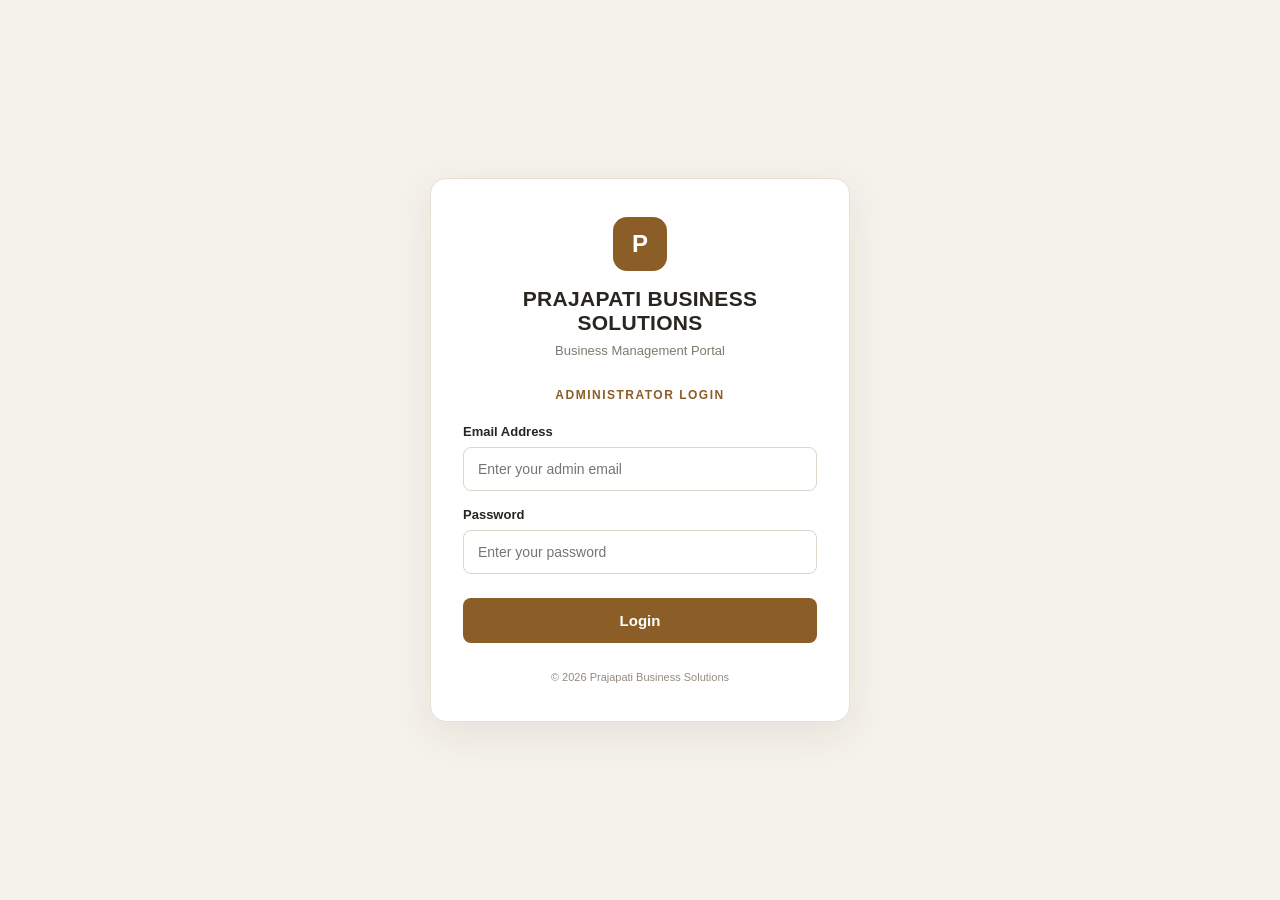
<file: admin/dashboard.html>
<!DOCTYPE html>
<html lang="en">
<head>
  <meta charset="UTF-8">
  <meta name="viewport" content="width=device-width, initial-scale=1.0">
  <meta name="robots" content="noindex, nofollow">

  <title>Admin Dashboard | Prajapati Business Solutions</title>

  <link rel="stylesheet" href="dashboard.css">
</head>

<body>

  <!-- HEADER -->
  <header class="topbar">
    <div>
      <h1>PRAJAPATI BUSINESS SOLUTIONS</h1>
      <p>Business Management Dashboard</p>
    </div>

    <button id="logout-button" type="button">Logout</button>
  </header>


  <main class="container">

    <!-- DASHBOARD OVERVIEW -->
    <section class="welcome">
      <div>
        <h2>Dashboard Overview</h2>
        <p id="welcome-message">Welcome to your admin dashboard.</p>
      </div>

      <button id="refresh-button" type="button">
        Refresh Data
      </button>
    </section>

    <p id="dashboard-message" role="status" hidden></p>


    <!-- ENQUIRY STATISTICS -->
    <section class="stats">

      <article class="stat-card">
        <p>Total Enquiries</p>
        <h2 id="total-leads">—</h2>
      </article>

      <article class="stat-card">
        <p>New Enquiries</p>
        <h2 id="new-leads">—</h2>
      </article>

      <article class="stat-card">
        <p>Contacted</p>
        <h2 id="contacted-leads">—</h2>
      </article>

      <article class="stat-card">
        <p>Closed</p>
        <h2 id="closed-leads">—</h2>
      </article>

    </section>


    <!-- CUSTOMER ENQUIRIES -->
    <section class="leads-section">

      <div class="section-heading">
        <div>
          <h2>Customer Enquiries</h2>
          <p>All enquiries received through your website</p>
        </div>
      </div>

      <div class="filters">

        <input
          type="search"
          id="search-leads"
          placeholder="Search by name, phone or Lead ID"
        >

        <select id="filter-service">
          <option value="">All Services</option>
          <option value="property">Property</option>
          <option value="security_guard">Security Services</option>
          <option value="solar">Solar Services</option>
        </select>

        <select id="filter-status">
          <option value="">All Statuses</option>
          <option value="new">New</option>
          <option value="contacted">Contacted</option>
          <option value="follow_up">Follow-up</option>
          <option value="qualified">Qualified</option>
          <option value="converted">Converted</option>
          <option value="lost">Closed</option>
        </select>

      </div>

      <div class="table-wrapper">
        <table>
          <thead>
            <tr>
              <th>Lead ID</th>
              <th>Customer</th>
              <th>Phone</th>
              <th>City</th>
              <th>Service</th>
              <th>Status</th>
              <th>Date</th>
              <th>Action</th>
            </tr>
          </thead>

          <tbody id="leads-table-body">
            <tr>
              <td colspan="8">Loading enquiries...</td>
            </tr>
          </tbody>
        </table>
      </div>

      <p class="table-note" id="leads-count"></p>

    </section>


    <!-- FOLLOW-UP MANAGEMENT -->
    <section class="leads-section">

      <div class="section-heading">
        <div>
          <h2>Follow-up Management</h2>
          <p>Schedule and manage customer follow-ups</p>
        </div>

        <button id="refresh-follow-ups" type="button">
          Refresh Follow-ups
        </button>
      </div>

      <p id="follow-up-message" role="status" hidden></p>

      <!-- CREATE FOLLOW-UP -->
      <form id="follow-up-form" class="follow-up-form">

        <div>
          <label for="follow-up-lead">Select Customer</label>

          <select id="follow-up-lead" required>
            <option value="">Select a customer</option>
          </select>
        </div>

        <div>
          <label for="follow-up-at">Follow-up Date & Time</label>

          <input
            type="datetime-local"
            id="follow-up-at"
            required
          >
        </div>

        <div>
          <label for="follow-up-notes">Notes</label>

          <textarea
            id="follow-up-notes"
            rows="3"
            placeholder="Enter follow-up notes"
          ></textarea>
        </div>

        <button id="save-follow-up" type="submit">
          Schedule Follow-up
        </button>

      </form>


      <!-- FOLLOW-UP FILTER -->
      <div class="filters">

        <select id="filter-follow-up-status">
          <option value="">All Follow-ups</option>
          <option value="pending">Pending</option>
          <option value="completed">Completed</option>
          <option value="cancelled">Cancelled</option>
        </select>

      </div>


      <!-- FOLLOW-UP TABLE -->
      <div class="table-wrapper">

        <table>
          <thead>
            <tr>
              <th>Customer</th>
              <th>Lead ID</th>
              <th>Follow-up Date</th>
              <th>Notes</th>
              <th>Status</th>
              <th>Action</th>
            </tr>
          </thead>

          <tbody id="follow-ups-table-body">
            <tr>
              <td colspan="6">Loading follow-ups...</td>
            </tr>
          </tbody>
        </table>

      </div>

      <p class="table-note" id="follow-ups-count"></p>

    </section>


    <!-- PROPERTY STATISTICS -->
    <section class="stats">

      <article class="stat-card">
        <p>Total Properties</p>
        <h2 id="total-properties">—</h2>
      </article>

      <article class="stat-card">
        <p>Pending Review</p>
        <h2 id="pending-properties">—</h2>
      </article>

      <article class="stat-card">
        <p>Published Properties</p>
        <h2 id="published-properties">—</h2>
      </article>

      <article class="stat-card">
        <p>Inactive Properties</p>
        <h2 id="inactive-properties">—</h2>
      </article>

    </section>


    <!-- PROPERTY MANAGEMENT -->
    <section class="leads-section">

      <div class="section-heading">
        <div>
          <h2>Property Management</h2>
          <p>Review and manage customer-submitted properties</p>
        </div>

        <button id="refresh-properties" type="button">
          Refresh Properties
        </button>
      </div>

      <p id="property-management-message" role="status" hidden></p>


      <!-- PROPERTY SEARCH AND FILTERS -->
      <div class="filters">

        <input
          type="search"
          id="search-properties"
          placeholder="Search property, owner or city"
        >

        <select id="filter-property-type">
          <option value="">All Listing Types</option>
          <option value="sale">Sale</option>
          <option value="rent">Rent</option>
          <option value="lease">Lease</option>
        </select>

        <select id="filter-property-status">
          <option value="">All Review Statuses</option>
          <option value="pending">Pending Review</option>
          <option value="approved">Approved</option>
          <option value="rejected">Rejected</option>
        </select>

      </div>


      <!-- PROPERTIES TABLE -->
      <div class="table-wrapper">

        <table>
          <thead>
            <tr>
              <th>Property</th>
              <th>Owner</th>
              <th>City</th>
              <th>Listing Type</th>
              <th>Property Type</th>
              <th>Review Status</th>
              <th>Action</th>
            </tr>
          </thead>

          <tbody id="properties-table-body">
            <tr>
              <td colspan="7">Loading properties...</td>
            </tr>
          </tbody>
        </table>

      </div>

    </section>

  </main>


  <!-- LEAD DETAILS MODAL -->
  <div
    id="lead-details-modal"
    class="modal"
    role="dialog"
    aria-modal="true"
    aria-labelledby="lead-modal-title"
    hidden
  >

    <div class="modal-content">

      <div class="section-heading">
        <h2 id="lead-modal-title">Enquiry Details</h2>

        <button
          id="close-lead-details"
          type="button"
        >
          Close
        </button>
      </div>

      <div id="lead-details-content"></div>

      <h3>Enquiry Status History</h3>

      <div id="lead-history-content">
        <p>Loading status history...</p>
      </div>

    </div>

  </div>


  <!-- PROPERTY DETAILS MODAL -->
  <div
    id="property-details-modal"
    class="modal"
    role="dialog"
    aria-modal="true"
    aria-labelledby="property-modal-title"
    hidden
  >

    <div class="modal-content">

      <div class="section-heading">
        <div>
          <h2 id="property-modal-title">Property Details</h2>
          <p>Review property information and uploaded media</p>
        </div>

        <button
          id="close-property-details"
          type="button"
        >
          Close
        </button>
      </div>


      <!-- PROPERTY INFORMATION -->
      <div id="property-details-content"></div>


      <!-- PROPERTY PHOTOS AND VIDEOS -->
      <div class="property-media-section">

        <h3>Property Photos & Videos</h3>

        <div id="property-media-content">
          <p>Loading property photos and videos...</p>
        </div>

      </div>


      <!-- APPROVAL ACTIONS -->
      <div class="property-review-actions">

        <button
          id="approve-property"
          type="button"
        >
          Approve Property
        </button>

        <button
          id="reject-property"
          type="button"
        >
          Reject Property
        </button>

      </div>

    </div>

  </div>


  <!-- JAVASCRIPT FILES -->
  <script src="../assets/js/config.js"></script>
  <script src="admin.js"></script>
  <script src="dashboard.js"></script>

</body>
</html>
</file>
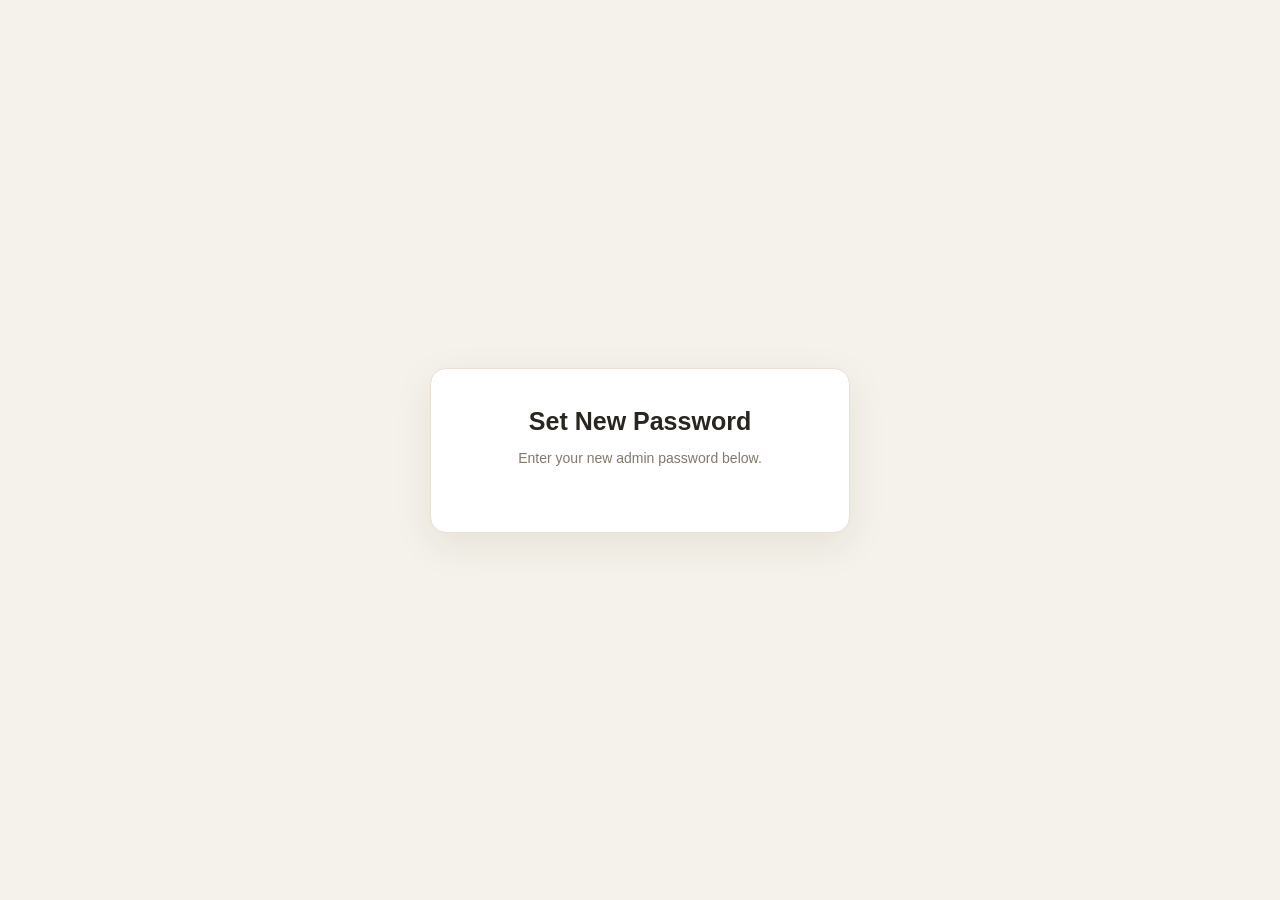
<file: admin/reset-password.html>
<!DOCTYPE html>
<html lang="en">
<head>
  <meta charset="UTF-8">
  <meta name="viewport" content="width=device-width, initial-scale=1.0">
  <meta name="robots" content="noindex, nofollow">
  <title>Reset Password | Prajapati Business Solutions</title>
  <link rel="stylesheet" href="reset-password.css">
</head>
<body>
  <main class="reset-card">
    <h1>Set New Password</h1>
    <p>Enter your new admin password below.</p>

    <form id="reset-form">
      <label for="new-password">New Password</label>
      <input type="password" id="new-password" minlength="8" required>

      <label for="confirm-password">Confirm Password</label>
      <input type="password" id="confirm-password" minlength="8" required>

      <button type="submit" id="reset-button">Update Password</button>
      <p id="reset-message" role="status"></p>
    </form>
  </main>

  <script src="../assets/js/config.js"></script>
  <script src="reset-password.js"></script>
</body>
</html>
</file>
<file: assets/css/main.css>
/* PBS design system. Colours: ink #0a2f33, teal #0f5257, sun #f4b400, paper #f3f6f5 */
:root{--ink:#0a2f33;--teal:#0f5257;--teal-2:#1b7a80;--sun:#f4b400;--sun-tint:#fff3c4;--paper:#f3f6f5;--white:#fff;--line:#d3dcda;--muted:#4d6266;--max:1140px;--serif:Cambria,"Iowan Old Style",Georgia,serif;--sans:system-ui,-apple-system,"Segoe UI",Roboto,Arial,sans-serif}
*,*::before,*::after{box-sizing:border-box}
html{scroll-behavior:smooth}
body{margin:0;font:1rem/1.65 var(--sans);color:var(--ink);background:var(--paper)}
img,svg{max-width:100%;display:block}
a{color:var(--teal)}
:focus-visible{outline:3px solid var(--sun);outline-offset:2px}
.container{width:min(100% - 2.5rem,var(--max));margin-inline:auto}
.skip{position:absolute;left:-999px;top:0;background:var(--sun);color:var(--ink);padding:.6rem 1rem;z-index:99}
.skip:focus{left:0}
h1,h2,h3{font-family:var(--serif);line-height:1.2;margin:0 0 .6em;letter-spacing:-.01em}
h1{font-size:clamp(2.1rem,5.2vw,3.5rem)}
h2{font-size:clamp(1.6rem,3.4vw,2.2rem)}
h3{font-size:1.25rem}
p{margin:0 0 1em;max-width:68ch}
.site-header{background:var(--white);border-bottom:1px solid var(--line);position:sticky;top:0;z-index:50}
.header-row{display:flex;align-items:center;justify-content:space-between;gap:1rem;min-height:68px}
.brand{display:flex;align-items:center;gap:.7rem;text-decoration:none;color:var(--ink)}
.brand svg{width:38px;height:38px;flex:none}
.brand-name{font-family:var(--serif);font-weight:700;font-size:1.02rem;line-height:1.15}
.brand-sub{display:block;font:500 .74rem var(--sans);color:var(--muted)}
.nav-toggle{display:inline-flex;background:none;border:1px solid var(--line);border-radius:6px;padding:.5rem .7rem;font:600 .9rem var(--sans);color:var(--ink);cursor:pointer}
.nav{display:none;position:absolute;left:0;right:0;top:100%;background:var(--white);border-bottom:1px solid var(--line);padding:.5rem 1.25rem 1.2rem}
.nav.open{display:block}
.nav ul{list-style:none;margin:0;padding:0}
.nav a{display:block;padding:.7rem 0;text-decoration:none;color:var(--ink);font-weight:600;border-bottom:1px solid var(--line)}
.nav a[aria-current="page"]{color:var(--teal-2);box-shadow:inset 3px 0 0 var(--sun);padding-left:.7rem}
.nav .btn{margin-top:1rem;text-align:center;border-bottom:0}
.btn{display:inline-block;padding:.8rem 1.4rem;border-radius:6px;font-weight:700;text-decoration:none;border:2px solid transparent;cursor:pointer;font-size:1rem}
.btn-primary{background:var(--sun);color:var(--ink)}
.btn-primary:hover{background:#ffc928}
.btn-outline{border-color:var(--white);color:var(--white)}
.btn-outline:hover{background:rgba(255,255,255,.12)}
.btn-dark{background:var(--ink);color:var(--white)}
.btn-dark:hover{background:var(--teal)}
.hero{background:var(--ink);color:var(--white);overflow:hidden}
.hero-grid{display:grid;gap:2rem;padding-block:3.2rem 0}
.hero p{color:#cfe0de;font-size:1.1rem}
.hero-actions{display:flex;flex-wrap:wrap;gap:.8rem;margin-top:1.6rem}
.skyline{position:relative;height:230px;margin-top:1rem}
.skyline .sun{position:absolute;right:12%;bottom:70px;width:132px;height:132px;border-radius:50%;background:var(--sun)}
.skyline .b{position:absolute;bottom:0;background:var(--teal);border-radius:3px 3px 0 0}
.skyline .b1{left:6%;width:15%;height:120px}
.skyline .b2{left:23%;width:12%;height:175px;background:var(--teal-2)}
.skyline .b3{left:37%;width:17%;height:95px;background:#0c4246}
.skyline .b4{left:56%;width:13%;height:150px;background:var(--teal-2)}
.skyline .b5{left:71%;width:16%;height:110px}
.skyline .ground{position:absolute;left:0;right:0;bottom:0;height:14px;background:#06201f}
.section{padding-block:3.5rem}
.section-white{background:var(--white)}
.lede{font-size:1.12rem;color:var(--muted)}
.services{display:grid;gap:1.2rem;margin-top:1.8rem}
.service{background:var(--white);border:1px solid var(--line);border-top:5px solid var(--teal);border-radius:4px;padding:1.6rem}
.service.s-guard{border-top-color:var(--ink)}
.service.s-solar{border-top-color:var(--sun)}
.service svg{width:44px;height:44px;margin-bottom:.8rem}
.service ul{padding-left:1.1rem;margin:0 0 1.2rem;color:var(--muted)}
.text-link{font-weight:700}
.split{display:grid;gap:2rem;align-items:start}
.steps{list-style:none;counter-reset:s;margin:0;padding:0}
.steps li{counter-increment:s;position:relative;padding:0 0 1.4rem 3.2rem}
.steps li::before{content:counter(s);position:absolute;left:0;top:0;width:2.2rem;height:2.2rem;border-radius:50%;background:var(--teal);color:var(--white);display:grid;place-items:center;font-weight:700}
.steps li strong{display:block}
.areas{display:flex;flex-wrap:wrap;gap:.6rem;list-style:none;padding:0;margin:1rem 0 0}
.areas li{background:var(--paper);border:1px solid var(--line);border-radius:999px;padding:.35rem .9rem;font-weight:600}
.notice{background:var(--sun-tint);border-left:5px solid var(--sun);padding:1rem 1.2rem;border-radius:4px;max-width:70ch}
.notice p{margin:0}
.cta-band{background:var(--teal);color:var(--white);padding-block:3rem}
.cta-band p{color:#d9ecea}
.cta-band a:not(.btn){color:var(--white)}
.site-footer{background:var(--ink);color:#c5d6d4;padding-block:3rem 1.5rem}
.site-footer a{color:#e8f1f0}
.site-footer h2{font:700 1rem var(--sans);color:var(--white);margin-bottom:.7rem}
.foot-grid{display:grid;gap:1.8rem}
.site-footer ul{list-style:none;margin:0;padding:0}
.site-footer li{margin-bottom:.4rem}
.foot-note{border-top:1px solid #1d4a4d;margin-top:2rem;padding-top:1.2rem;font-size:.88rem}
@media(min-width:640px){.services{grid-template-columns:repeat(3,1fr)}.foot-grid{grid-template-columns:repeat(2,1fr)}}
@media(min-width:900px){
.nav-toggle{display:none}
.nav{display:block;position:static;border:0;padding:0;background:none}
.nav ul{display:flex;align-items:center;gap:1.6rem}
.nav a{border:0;padding:.4rem 0}
.nav a[aria-current="page"]{box-shadow:inset 0 -3px 0 var(--sun);padding-left:0}
.nav .btn{margin:0 0 0 .4rem;padding:.6rem 1.1rem}
.hero-grid{grid-template-columns:1.1fr .9fr;align-items:end;gap:3rem}
.hero-copy{padding-bottom:4rem}
.skyline{height:330px;margin:0}
.skyline .sun{width:170px;height:170px;bottom:95px}
.skyline .b1{height:170px}.skyline .b2{height:250px}.skyline .b3{height:130px}.skyline .b4{height:210px}.skyline .b5{height:150px}
.split{grid-template-columns:1fr 1fr;gap:4rem}
.foot-grid{grid-template-columns:1.4fr 1fr 1fr 1.2fr}
}
@media(prefers-reduced-motion:reduce){html{scroll-behavior:auto}}
/* inner pages */
.page-head{background:var(--ink);color:var(--white);padding-block:2.8rem}
.page-head h1{font-size:clamp(1.9rem,4.4vw,2.8rem);margin-bottom:.4em}
.page-head p{color:#cfe0de;font-size:1.1rem;margin:0}
.crumbs{font-size:.88rem;margin-bottom:.9rem;color:#a9c4c1}
.crumbs a{color:#e8f1f0}
.prose h2{margin-top:1.8em}
.prose h2:first-child{margin-top:0}
.check{list-style:none;padding:0;margin:0 0 1.2rem}
.check li{position:relative;padding-left:1.8rem;margin-bottom:.55rem}
.check li::before{content:"";position:absolute;left:.1rem;top:.5em;width:.85rem;height:.45rem;border-left:3px solid var(--teal-2);border-bottom:3px solid var(--teal-2);transform:rotate(-45deg)}
.actions{display:flex;flex-wrap:wrap;gap:.8rem;margin-top:1.4rem}
/* forms and empty states */
.form{display:grid;gap:1.1rem;max-width:640px}
.field label{display:block;font-weight:600;margin-bottom:.3rem}
.field input[type=text],.field input[type=tel],.field input[type=email],.field select,.field textarea{width:100%;padding:.75rem .85rem;border:1px solid #7f9698;border-radius:6px;font:inherit;background:var(--white);color:var(--ink)}
.field textarea{min-height:140px;resize:vertical}
.hint{display:block;font-size:.88rem;color:var(--muted);margin-top:.25rem}
.err{display:block;color:#9b1c1c;font-size:.9rem;min-height:1.2em}
[aria-invalid="true"]{border-color:#9b1c1c!important}
.check-row{display:flex;gap:.7rem;align-items:flex-start}
.check-row input{margin-top:.4rem;width:1.1rem;height:1.1rem;flex:none}
.form-status{padding:1rem 1.2rem;border-radius:4px;background:var(--sun-tint);border-left:5px solid var(--sun);max-width:640px}
.form-status p{margin:0 0 .5em}
.empty{background:var(--white);border:1px dashed #9db1b2;padding:2.5rem 1.5rem;border-radius:4px;text-align:center}
.empty p{margin-inline:auto}
.legal h2{font-size:1.4rem}
/* v1.1: hidden fix, service fieldsets, honeypot, success state, menu state */
[hidden]{display:none!important}
.svc-fields{display:grid;gap:1rem;border:1px solid var(--line);border-radius:6px;padding:1rem 1.2rem;margin:0;background:var(--white)}
.svc-fields legend{font-weight:700;padding:0 .4rem}
.hp{position:absolute;left:-9999px;width:1px;height:1px;overflow:hidden}
.form-status.ok{background:#e1f2e9;border-left-color:#1b7a55}
.nav-toggle[aria-expanded="true"]{background:var(--ink);color:var(--white)}
</file>
<file: admin/admin.css>
* {
  box-sizing: border-box;
}

body {
  margin: 0;
  min-height: 100vh;
  display: flex;
  align-items: center;
  justify-content: center;
  padding: 20px;
  font-family: Arial, sans-serif;
  background: #f5f2eb;
  color: #29251f;
}

.login-card {
  width: 100%;
  max-width: 420px;
  padding: 38px 32px;
  background: #fff;
  border: 1px solid #e8e0d3;
  border-radius: 16px;
  box-shadow: 0 12px 40px rgba(55, 42, 20, .08);
}

.brand {
  text-align: center;
  margin-bottom: 30px;
}

.brand-mark {
  width: 54px;
  height: 54px;
  margin: 0 auto 16px;
  display: grid;
  place-items: center;
  border-radius: 14px;
  background: #8b5e27;
  color: white;
  font-size: 24px;
  font-weight: bold;
}

h1 {
  margin: 0 0 8px;
  font-size: 21px;
  letter-spacing: .3px;
}

.subtitle {
  margin: 0;
  color: #81796e;
  font-size: 13px;
}

.admin-label {
  margin: 0 0 22px;
  text-align: center;
  color: #8b5e27;
  font-size: 12px;
  font-weight: bold;
  letter-spacing: 1.5px;
  text-transform: uppercase;
}

label {
  display: block;
  margin: 16px 0 8px;
  font-size: 13px;
  font-weight: bold;
}

input {
  width: 100%;
  padding: 13px 14px;
  border: 1px solid #ddd5c9;
  border-radius: 8px;
  font-size: 14px;
  outline: none;
}

input:focus {
  border-color: #8b5e27;
  box-shadow: 0 0 0 3px rgba(139, 94, 39, .10);
}

button {
  width: 100%;
  margin-top: 24px;
  padding: 14px;
  border: 0;
  border-radius: 8px;
  background: #8b5e27;
  color: white;
  font-size: 15px;
  font-weight: bold;
  cursor: pointer;
}

button:hover {
  background: #70491c;
}

button:disabled {
  opacity: .6;
  cursor: wait;
}

#login-error {
  margin: 16px 0 0;
  font-size: 13px;
  text-align: center;
}

.footer {
  margin-top: 28px;
  text-align: center;
  color: #948b80;
  font-size: 11px;
}
</file>
<file: admin/dashboard.css>
/* ==========================================
   PRAJAPATI BUSINESS SOLUTIONS
   ADMIN DASHBOARD - COMPLETE UPGRADED CSS
========================================== */

/* GLOBAL */

* {
  box-sizing: border-box;
}

body {
  margin: 0;
  padding: 0;
  background: #f5f2eb;
  color: #29251f;
  font-family: Arial, sans-serif;
  line-height: 1.5;
}

button,
input,
select,
textarea {
  font: inherit;
}

button {
  cursor: pointer;
}

[hidden] {
  display: none !important;
}

/* ==========================================
   HEADER
========================================== */

.dashboard-header {
  background: #29251f;
  color: #fff;
  padding: 22px 5%;
  display: flex;
  justify-content: space-between;
  align-items: center;
  flex-wrap: wrap;
  gap: 15px;
}

.dashboard-header h1 {
  margin: 0;
  font-size: 22px;
  letter-spacing: 0.3px;
}

.dashboard-header p {
  margin: 5px 0 0;
  color: #d7cbb8;
  font-size: 13px;
}

.header-actions {
  display: flex;
  align-items: center;
  gap: 10px;
  flex-wrap: wrap;
}

/* ==========================================
   BUTTONS
========================================== */

.btn {
  display: inline-flex;
  align-items: center;
  justify-content: center;
  gap: 7px;
  padding: 11px 17px;
  border: none;
  border-radius: 7px;
  font-size: 13px;
  font-weight: bold;
  text-decoration: none;
  transition: 0.2s ease;
}

.btn-primary {
  background: #8b5e27;
  color: #fff;
}

.btn-primary:hover {
  background: #70491c;
}

.btn-secondary {
  background: #eee8de;
  color: #514638;
}

.btn-secondary:hover {
  background: #e2d8c9;
}

.btn-danger {
  background: #f9e7e4;
  color: #a33328;
}

.btn-danger:hover {
  background: #f2d4cf;
}

.btn-success {
  background: #e5f2e8;
  color: #28643a;
}

.btn-success:hover {
  background: #d3e9d9;
}

.btn:disabled {
  opacity: 0.55;
  cursor: not-allowed;
}

/* ==========================================
   MAIN CONTAINER
========================================== */

.dashboard-container {
  width: 90%;
  max-width: 1450px;
  margin: 30px auto;
}

.dashboard-message {
  margin-bottom: 20px;
  padding: 13px 16px;
  border-radius: 8px;
  background: #fff3e0;
  color: #70491c;
  font-size: 13px;
}

/* ==========================================
   STATISTICS CARDS
========================================== */

.stats-grid {
  display: grid;
  grid-template-columns: repeat(4, minmax(0, 1fr));
  gap: 18px;
  margin-bottom: 30px;
}

.stat-card {
  background: #fff;
  padding: 22px;
  border: 1px solid #eee9e1;
  border-radius: 11px;
  box-shadow: 0 3px 12px rgba(41, 37, 31, 0.04);
  min-width: 0;
}

.stat-card h3 {
  margin: 0 0 10px;
  color: #786d5e;
  font-size: 13px;
  font-weight: 600;
}

.stat-card .stat-number {
  margin: 0;
  color: #29251f;
  font-size: 30px;
  font-weight: bold;
  overflow-wrap: anywhere;
}

/* ==========================================
   GENERAL SECTIONS
========================================== */

.leads-section,
.follow-ups-section,
.properties-section,
.property-management-section,
#property-management-section {
  background: #fff;
  padding: 25px;
  margin-bottom: 30px;
  border: 1px solid #eee9e1;
  border-radius: 11px;
  box-shadow: 0 3px 12px rgba(41, 37, 31, 0.04);
}

.section-heading {
  display: flex;
  justify-content: space-between;
  align-items: center;
  flex-wrap: wrap;
  gap: 15px;
  margin-bottom: 20px;
}

.section-heading h2 {
  margin: 0;
  color: #29251f;
  font-size: 19px;
}

.section-heading p {
  margin: 5px 0 0;
  color: #817768;
  font-size: 12px;
}

/* ==========================================
   FILTERS AND SEARCH
========================================== */

.filters {
  display: grid;
  grid-template-columns: minmax(220px, 1fr) 190px 190px;
  gap: 12px;
  margin-bottom: 20px;
}

.filters input,
.filters select,
#search-properties,
#filter-property-type,
#filter-property-status,
#filter-follow-up-status {
  width: 100%;
  min-width: 0;
  padding: 12px;
  border: 1px solid #ddd5c9;
  border-radius: 7px;
  background: #fff;
  color: #29251f;
  font-size: 13px;
}

.filters input:focus,
.filters select:focus,
#search-properties:focus,
#filter-property-type:focus,
#filter-property-status:focus,
#filter-follow-up-status:focus {
  outline: 2px solid rgba(139, 94, 39, 0.25);
  border-color: #8b5e27;
}

/* ==========================================
   TABLES
========================================== */

.table-wrapper {
  width: 100%;
  overflow-x: auto;
  border: 1px solid #eee9e1;
  border-radius: 8px;
}

table {
  width: 100%;
  border-collapse: collapse;
  min-width: 850px;
  background: #fff;
}

thead {
  background: #f7f3ed;
}

th {
  padding: 14px 13px;
  color: #665d50;
  font-size: 12px;
  font-weight: bold;
  text-align: left;
  white-space: nowrap;
  border-bottom: 1px solid #e9e2d7;
}

td {
  padding: 14px 13px;
  color: #514b42;
  font-size: 13px;
  border-bottom: 1px solid #f0ece6;
  vertical-align: middle;
}

tbody tr:hover {
  background: #fcfaf6;
}

tbody tr:last-child td {
  border-bottom: none;
}

.empty-state {
  padding: 30px 15px;
  text-align: center;
  color: #887e70;
}

/* ==========================================
   LEAD ID BUTTON
========================================== */

.view-lead-button {
  padding: 0;
  border: none;
  background: transparent;
  color: #8b5e27;
  font-size: 13px;
  font-weight: bold;
  text-decoration: underline;
  text-underline-offset: 3px;
}

.view-lead-button:hover {
  color: #5f3d17;
}

/* ==========================================
   STATUS LABELS
========================================== */

.status-badge {
  display: inline-block;
  padding: 5px 9px;
  border-radius: 20px;
  font-size: 11px;
  font-weight: bold;
  white-space: nowrap;
}

.status-new,
.status-pending {
  background: #fff1d8;
  color: #956014;
}

.status-contacted {
  background: #e5efff;
  color: #315f9d;
}

.status-follow_up {
  background: #f0e9ff;
  color: #67449a;
}

.status-qualified {
  background: #e4f3ef;
  color: #26715d;
}

.status-converted,
.status-completed,
.status-approved {
  background: #e4f3e8;
  color: #28643a;
}

.status-lost,
.status-cancelled,
.status-rejected {
  background: #f9e7e4;
  color: #a33328;
}

/* ==========================================
   LEAD STATUS UPDATE
========================================== */

.status-update {
  display: flex;
  align-items: center;
  gap: 7px;
  min-width: 180px;
}

.status-update select {
  min-width: 105px;
  padding: 8px;
  border: 1px solid #ddd5c9;
  border-radius: 6px;
  background: #fff;
  color: #29251f;
  font-size: 12px;
}

.status-update button {
  padding: 8px 11px;
  border: none;
  border-radius: 6px;
  background: #8b5e27;
  color: #fff;
  font-size: 11px;
  font-weight: bold;
}

.status-update button:hover {
  background: #70491c;
}

/* ==========================================
   LEAD DETAILS MODAL
========================================== */

#lead-details-modal,
#property-details-modal {
  position: fixed;
  inset: 0;
  z-index: 999;
  display: none;
  align-items: center;
  justify-content: center;
  padding: 20px;
  background: rgba(28, 25, 21, 0.65);
  overflow-y: auto;
}

#lead-details-modal.active,
#property-details-modal.active {
  display: flex;
}

.modal-content {
  width: 100%;
  max-width: 850px;
  max-height: 90vh;
  overflow-y: auto;
  padding: 25px;
  background: #fff;
  border-radius: 12px;
  box-shadow: 0 15px 50px rgba(0, 0, 0, 0.2);
}

.modal-header {
  display: flex;
  justify-content: space-between;
  align-items: center;
  gap: 15px;
  padding-bottom: 16px;
  margin-bottom: 20px;
  border-bottom: 1px solid #eee9e1;
}

.modal-header h2 {
  margin: 0;
  color: #29251f;
  font-size: 20px;
}

#close-lead-details,
#close-property-details {
  width: 35px;
  height: 35px;
  flex-shrink: 0;
  border: none;
  border-radius: 50%;
  background: #f1ece4;
  color: #514638;
  font-size: 20px;
  line-height: 1;
}

#close-lead-details:hover,
#close-property-details:hover {
  background: #e6ded1;
}

/* ==========================================
   LEAD DETAILS CONTENT
========================================== */

.lead-details-grid {
  display: grid;
  grid-template-columns: repeat(2, minmax(0, 1fr));
  gap: 14px;
}

.detail-item {
  padding: 14px;
  background: #fcfaf6;
  border: 1px solid #eee9e1;
  border-radius: 8px;
  overflow-wrap: anywhere;
  min-width: 0;
}

.detail-item label {
  display: block;
  margin-bottom: 6px;
  color: #887e70;
  font-size: 11px;
  font-weight: bold;
  text-transform: uppercase;
}

.detail-item p {
  margin: 0;
  color: #29251f;
  font-size: 13px;
  font-weight: 600;
}

.lead-details-full {
  grid-column: 1 / -1;
}

.lead-details-full pre {
  margin: 0;
  padding: 14px;
  overflow-x: auto;
  background: #f7f3ed;
  border-radius: 7px;
  color: #514b42;
  font-size: 12px;
  line-height: 1.6;
  white-space: pre-wrap;
  overflow-wrap: anywhere;
}

/* ==========================================
   STATUS HISTORY
========================================== */

.lead-history {
  margin-top: 25px;
  padding-top: 20px;
  border-top: 1px solid #eee9e1;
}

.lead-history h3 {
  margin: 0 0 16px;
  color: #29251f;
  font-size: 16px;
}

.history-item {
  position: relative;
  padding: 12px 15px;
  margin-bottom: 10px;
  background: #fcfaf6;
  border-left: 3px solid #8b5e27;
  border-radius: 5px;
}

.history-item p {
  margin: 0 0 5px;
  color: #514b42;
  font-size: 13px;
}

.history-item small {
  color: #887e70;
  font-size: 11px;
}

/* ==========================================
   FOLLOW-UP MANAGEMENT
========================================== */

.follow-ups-section {
  margin-bottom: 30px;
}

.follow-ups-section .section-heading {
  display: flex;
  justify-content: space-between;
  align-items: center;
  flex-wrap: wrap;
  gap: 15px;
}

.follow-up-form {
  display: grid;
  grid-template-columns: repeat(2, minmax(0, 1fr));
  gap: 18px;
  margin-top: 25px;
  padding: 22px;
  background: #fcfaf6;
  border: 1px solid #eee9e1;
  border-radius: 10px;
}

.form-field {
  display: flex;
  flex-direction: column;
  gap: 8px;
  min-width: 0;
}

.form-field label {
  color: #665d50;
  font-size: 13px;
  font-weight: bold;
}

.form-field input,
.form-field select,
.form-field textarea {
  width: 100%;
  padding: 12px;
  border: 1px solid #ddd5c9;
  border-radius: 7px;
  background: #fff;
  color: #29251f;
  font-family: Arial, sans-serif;
  font-size: 13px;
}

.form-field textarea {
  min-height: 85px;
  resize: vertical;
  line-height: 1.5;
}

.form-field input:focus,
.form-field select:focus,
.form-field textarea:focus {
  outline: 2px solid rgba(139, 94, 39, 0.3);
  border-color: #8b5e27;
}

.follow-up-form .form-field:nth-child(3) {
  grid-column: 1 / -1;
}

#save-follow-up {
  justify-self: start;
  min-width: 175px;
}

/* Follow-up messages */

#follow-up-message {
  margin: 15px 0;
  padding: 12px;
  border-radius: 7px;
  background: #fff3e0;
  color: #70491c;
  font-size: 13px;
  line-height: 1.5;
}

/* Follow-up filters */

#filter-follow-up-status {
  min-width: 180px;
}

#refresh-follow-ups {
  white-space: nowrap;
}

/* Follow-up table */

.follow-ups-section table {
  min-width: 750px;
}

.follow-ups-section td {
  vertical-align: middle;
}

.follow-ups-section td:last-child {
  white-space: nowrap;
}

.follow-ups-section td:last-child button {
  margin: 3px;
  padding: 8px 10px;
  font-size: 11px;
  white-space: nowrap;
}

/* ==========================================
   PROPERTY MANAGEMENT
========================================== */

.properties-section,
.property-management-section,
#property-management-section {
  margin-bottom: 30px;
}

#property-management-message {
  margin: 15px 0;
  padding: 12px 15px;
  border-radius: 7px;
  background: #fff3e0;
  color: #70491c;
  font-size: 13px;
  line-height: 1.5;
}

#refresh-properties {
  white-space: nowrap;
}

#search-properties {
  width: 100%;
  min-width: 0;
}

#properties-table-body td {
  vertical-align: middle;
}

#properties-table-body td:last-child {
  white-space: nowrap;
}

#properties-table-body button {
  margin: 3px;
  padding: 8px 11px;
  border: none;
  border-radius: 6px;
  font-size: 11px;
  font-weight: bold;
}

#properties-table-body button:hover {
  opacity: 0.85;
}

#properties-table-body .btn-primary {
  background: #8b5e27;
  color: #fff;
}

#properties-table-body .btn-success {
  background: #e4f3e8;
  color: #28643a;
}

#properties-table-body .btn-danger {
  background: #f9e7e4;
  color: #a33328;
}

/* Property review labels */

.status-approved {
  display: inline-block;
  padding: 5px 9px;
  border-radius: 20px;
  background: #e4f3e8;
  color: #28643a;
  font-size: 11px;
  font-weight: bold;
}

.status-rejected {
  display: inline-block;
  padding: 5px 9px;
  border-radius: 20px;
  background: #f9e7e4;
  color: #a33328;
  font-size: 11px;
  font-weight: bold;
}

/* Property statistics */

#total-properties,
#pending-properties,
#published-properties,
#inactive-properties {
  overflow-wrap: anywhere;
}

/* ==========================================
   PROPERTY DETAILS MODAL
========================================== */

#property-details-modal {
  z-index: 1000;
}

#property-details-modal .modal-content {
  max-width: 900px;
}

#property-details-modal .modal-header h2 {
  font-size: 20px;
}

#property-details-content,
#property-media-content {
  margin-bottom: 20px;
}

.property-details-grid {
  display: grid;
  grid-template-columns: repeat(2, minmax(0, 1fr));
  gap: 14px;
}

.property-details-grid .detail-item {
  padding: 14px;
  background: #fcfaf6;
  border: 1px solid #eee9e1;
  border-radius: 8px;
  overflow-wrap: anywhere;
  min-width: 0;
}

/* ==========================================
   PROPERTY PHOTOS AND VIDEOS
========================================== */

#property-media-content {
  display: grid;
  grid-template-columns: repeat(2, minmax(0, 1fr));
  gap: 15px;
}

#property-media-content img,
#property-media-content video {
  display: block;
  width: 100%;
  max-height: 280px;
  object-fit: contain;
  background: #f5f2eb;
  border: 1px solid #eee9e1;
  border-radius: 8px;
}

#property-media-content video {
  min-height: 180px;
}

/* ==========================================
   PROPERTY APPROVE / REJECT BUTTONS
========================================== */

#approve-property,
#reject-property {
  margin: 8px 8px 0 0;
  min-width: 120px;
}

#approve-property {
  background: #e4f3e8;
  color: #28643a;
}

#approve-property:hover {
  background: #d3e9d9;
}

#reject-property {
  background: #f9e7e4;
  color: #a33328;
}

#reject-property:hover {
  background: #f2d4cf;
}

/* ==========================================
   LOADING AND FEEDBACK
========================================== */

.loading {
  padding: 25px;
  text-align: center;
  color: #887e70;
  font-size: 13px;
}

.error-message {
  padding: 12px 15px;
  margin: 12px 0;
  border-radius: 7px;
  background: #f9e7e4;
  color: #a33328;
  font-size: 13px;
}

.success-message {
  padding: 12px 15px;
  margin: 12px 0;
  border-radius: 7px;
  background: #e4f3e8;
  color: #28643a;
  font-size: 13px;
}

/* ==========================================
   RESPONSIVE DESIGN - TABLET
========================================== */

@media (max-width: 1000px) {
  .stats-grid {
    grid-template-columns: repeat(2, minmax(0, 1fr));
  }

  .filters {
    grid-template-columns: 1fr 1fr;
  }

  .filters input {
    grid-column: 1 / -1;
  }

  .dashboard-container {
    width: 94%;
  }
}

/* ==========================================
   RESPONSIVE DESIGN - MOBILE
========================================== */

@media (max-width: 700px) {
  .dashboard-header {
    padding: 18px 5%;
    align-items: flex-start;
    flex-direction: column;
  }

  .dashboard-header h1 {
    font-size: 19px;
  }

  .header-actions {
    width: 100%;
  }

  .dashboard-container {
    width: 94%;
    margin: 20px auto;
  }

  .stats-grid {
    grid-template-columns: repeat(2, minmax(0, 1fr));
    gap: 10px;
  }

  .stat-card {
    padding: 15px;
  }

  .stat-card .stat-number {
    font-size: 25px;
  }

  .leads-section,
  .follow-ups-section,
  .properties-section,
  .property-management-section,
  #property-management-section {
    padding: 16px;
  }

  .section-heading {
    align-items: flex-start;
    flex-direction: column;
  }

  .filters {
    grid-template-columns: 1fr;
  }

  .filters input {
    grid-column: auto;
  }

  .follow-up-form {
    grid-template-columns: 1fr;
    padding: 16px;
  }

  .follow-up-form .form-field:nth-child(3) {
    grid-column: 1;
  }

  #save-follow-up {
    width: 100%;
  }

  .follow-ups-section .section-heading {
    align-items: flex-start;
    flex-direction: column;
  }

  #refresh-follow-ups,
  #filter-follow-up-status {
    width: 100%;
  }

  .lead-details-grid,
  .property-details-grid {
    grid-template-columns: 1fr;
  }

  .lead-details-full {
    grid-column: 1;
  }

  #lead-details-modal,
  #property-details-modal {
    padding: 10px;
  }

  .modal-content,
  #property-details-modal .modal-content {
    padding: 17px;
    max-height: 94vh;
  }

  .modal-header h2,
  #property-details-modal .modal-header h2 {
    font-size: 17px;
  }

  .status-update {
    min-width: 170px;
  }

  #refresh-properties,
  #search-properties,
  #filter-property-type,
  #filter-property-status {
    width: 100%;
  }

  #property-media-content {
    grid-template-columns: 1fr;
  }

  #approve-property,
  #reject-property {
    width: 100%;
    margin: 5px 0;
  }
}

/* ==========================================
   SMALL MOBILE
========================================== */

@media (max-width: 380px) {
  .stats-grid {
    grid-template-columns: 1fr;
  }

  .stat-card .stat-number {
    font-size: 27px;
  }

  .btn {
    padding: 10px 12px;
    font-size: 12px;
  }

  .modal-content,
  #property-details-modal .modal-content {
    padding: 13px;
  }
}
</file>
